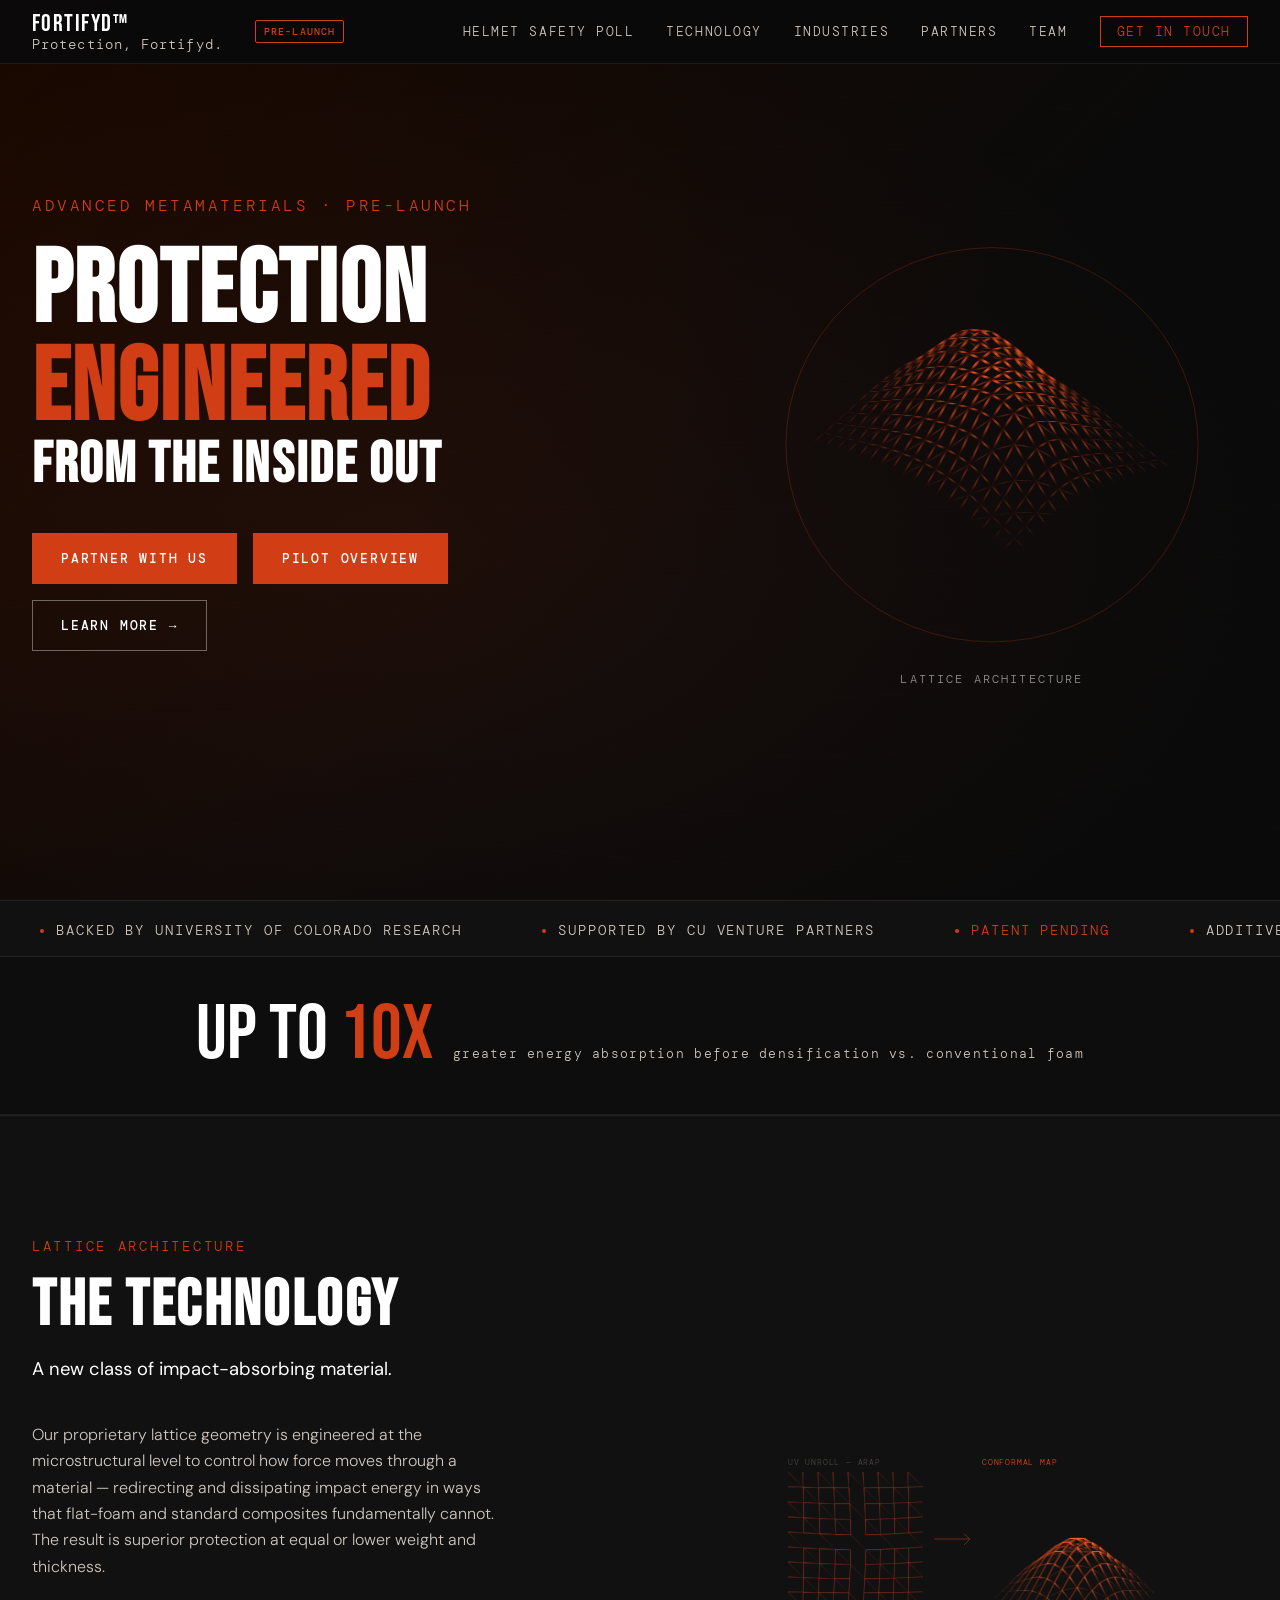
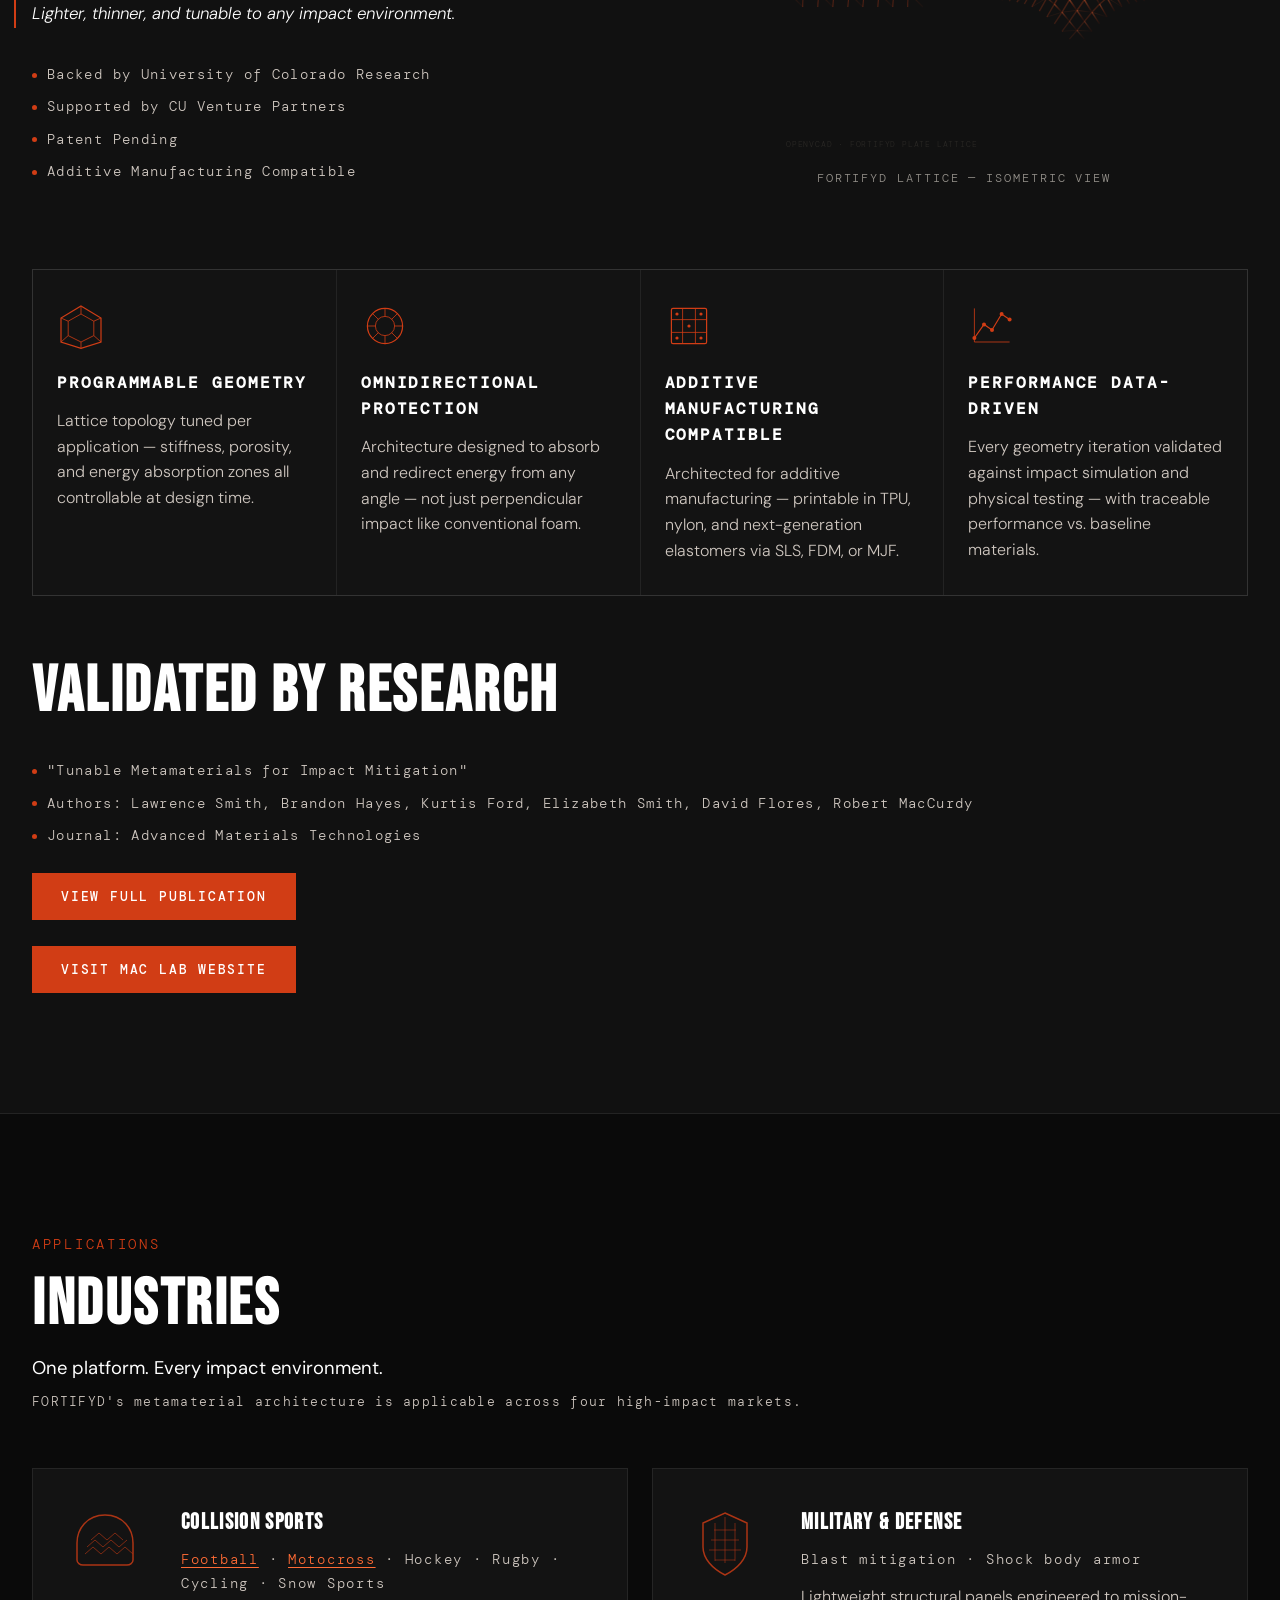
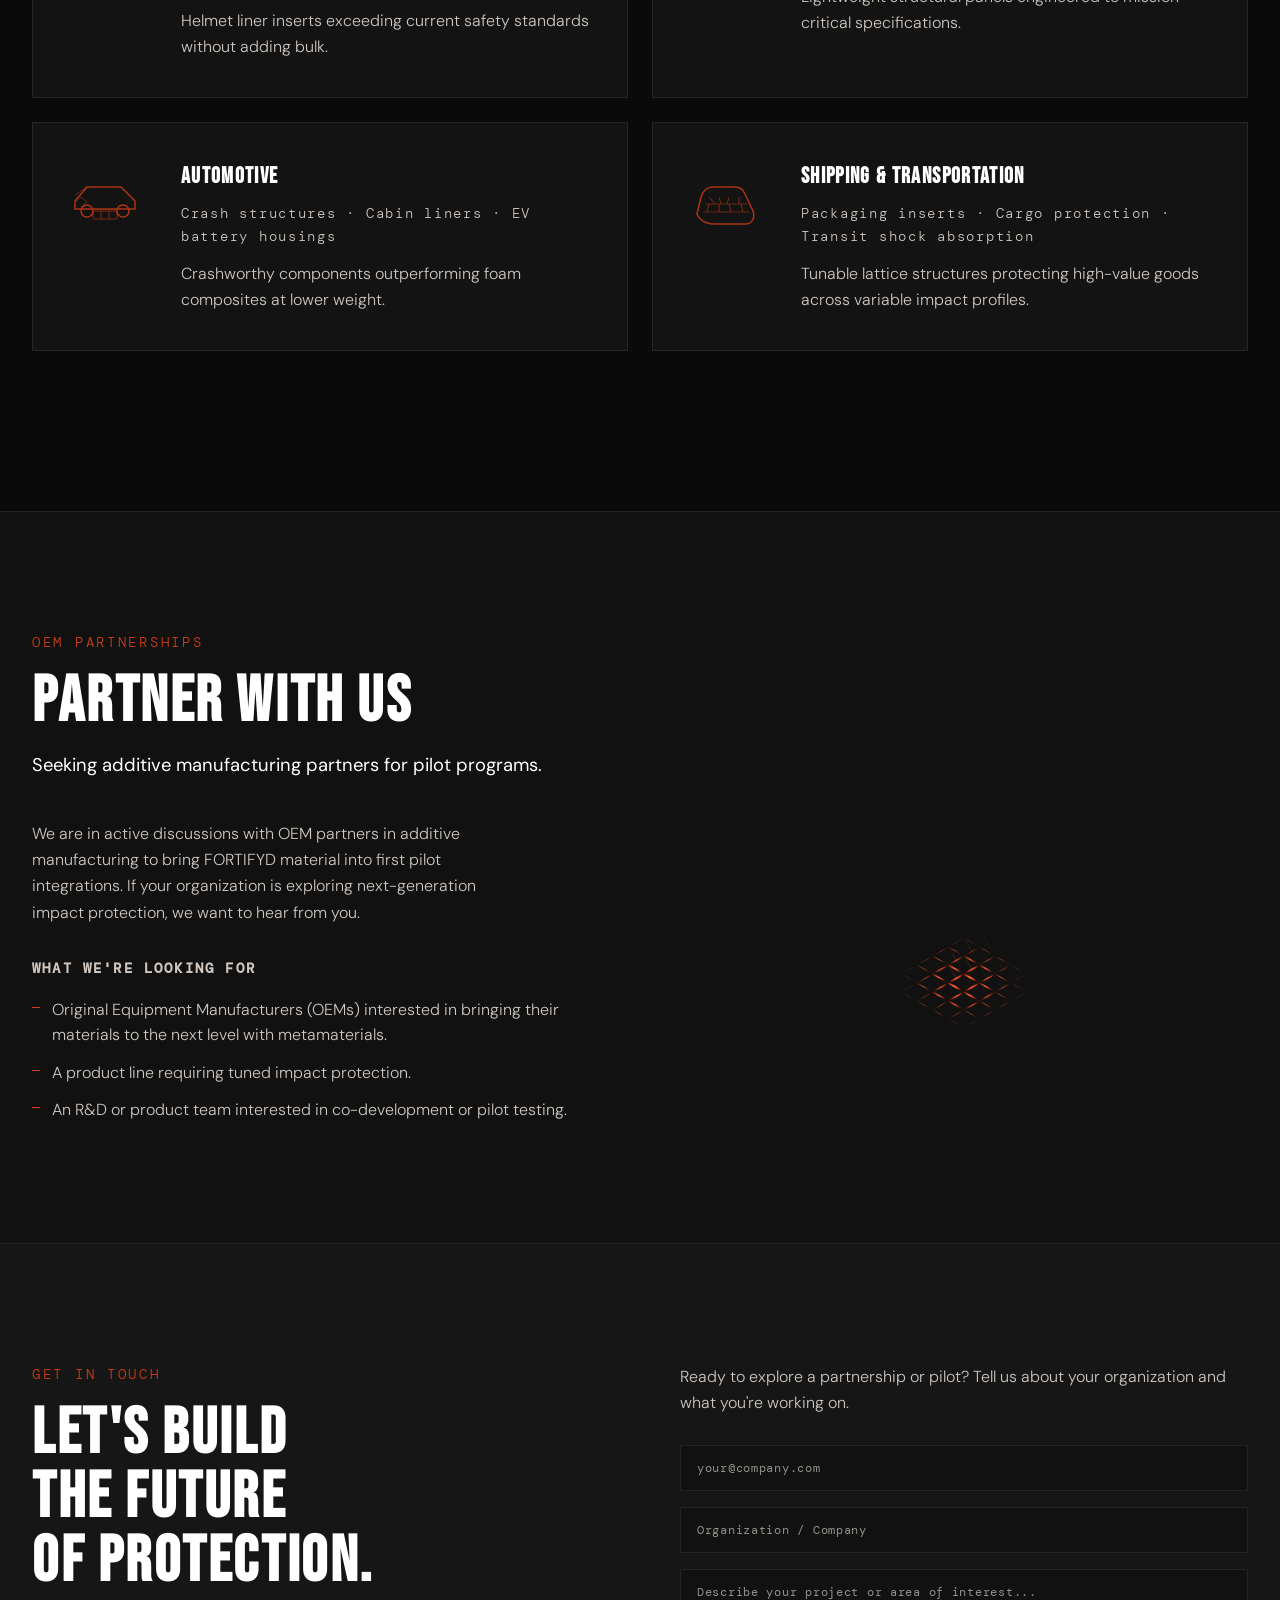
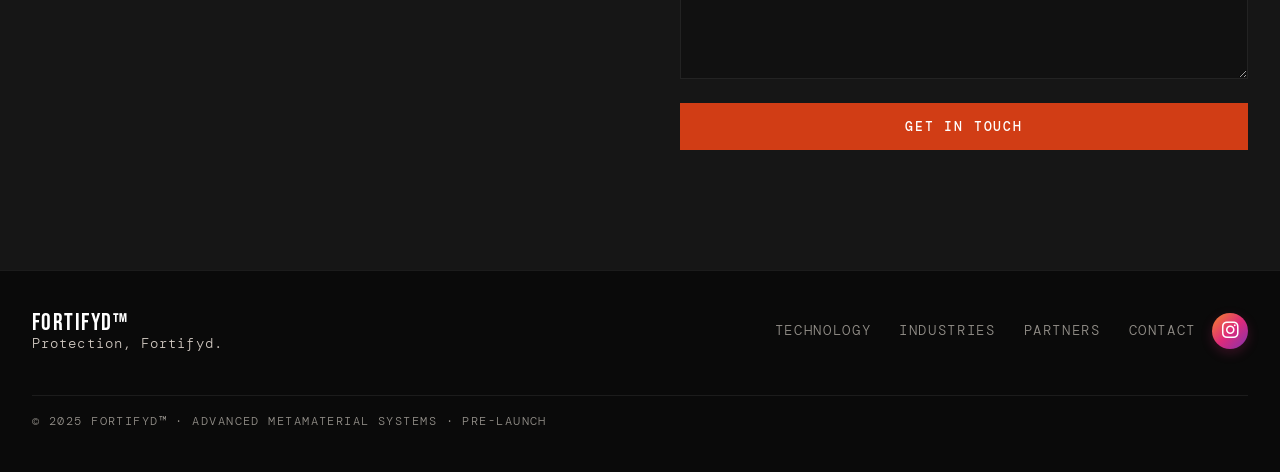
<file: index.html>
<!DOCTYPE html>
<html lang="en">
<head>
  <meta charset="UTF-8" />
  <meta name="viewport" content="width=device-width, initial-scale=1.0" />
  <title>FORTIFYD — Protection Engineered. From the Inside Out.</title>
  <link rel="preconnect" href="https://fonts.googleapis.com">
  <link rel="preconnect" href="https://fonts.gstatic.com" crossorigin>
  <link href="https://fonts.googleapis.com/css2?family=Bebas+Neue&family=DM+Mono:ital,wght@0,300;0,400;0,500;1,300&family=DM+Sans:ital,opsz,wght@0,9..40,300;0,9..40,400;0,9..40,500;1,9..40,300&display=swap" rel="stylesheet">
  <link rel="stylesheet" href="https://cdnjs.cloudflare.com/ajax/libs/font-awesome/6.5.2/css/all.min.css" />
  <link rel="stylesheet" href="css/style.css" />
</head>
<body>
<!-- NAV -->
<nav id="navbar">
    <div class="nav-inner">
        <a href="#hero" class="nav-logo">
            <span class="logo-text">FORTIFYD&trade;</span>
            <span class="logo-sub">Protection, Fortifyd.</span>
        </a>
        <div class="nav-badge">PRE-LAUNCH</div>
        <ul class="nav-links">
            <li class="nav-poll"><a href="https://fortifyd-helmet-poll.hamteri515866.chatgpt.site/" target="_blank">Helmet Safety Poll</a></li>
            <li><a href="#technology">Technology</a></li>
            <li><a href="#industries">Industries</a></li>
            <li><a href="#partners">Partners</a></li>
            <li><a href="team.html">Team</a></li>
            <li><a href="#contact" class="nav-cta">GET IN TOUCH</a></li>
        </ul>
        <button class="nav-hamburger" id="hamburger" aria-label="Toggle menu" aria-controls="mobileMenu" aria-expanded="false">
            <span></span><span></span><span></span>
        </button>
    </div>
    <div class="nav-mobile-menu" id="mobileMenu">
        <a href="https://fortifyd-helmet-poll.hamteri515866.chatgpt.site/" target="_blank">Helmet Safety Poll</a>
        <a href="#technology">Technology</a>
        <a href="#industries">Industries</a>
        <a href="#partners">Partners</a>
        <a href="team.html">Team</a>
        <a href="#contact">Get in Touch</a>
    </div>
</nav>

<!-- HERO -->
<section id="hero">
    <div class="hero-bg-lattice">
        <svg id="latticeBg" viewBox="0 0 1200 700" preserveAspectRatio="xMidYMid slice" xmlns="http://www.w3.org/2000/svg"></svg>
    </div>
    <div class="hero-overlay"></div>
    <div class="hero-content">
        <p class="hero-eyebrow">ADVANCED METAMATERIALS · PRE-LAUNCH</p>
        <h1 class="hero-headline">
            <span class="line1">PROTECTION</span>
            <span class="line2">ENGINEERED</span>
            <span class="line3">FROM THE INSIDE OUT</span>
        </h1>
        <div class="hero-actions">
            <a href="#contact" class="btn btn-primary">PARTNER WITH US</a>
            <a href="assets/fortifyd_overview.pdf" target="_blank" class="btn btn-primary">PILOT OVERVIEW</a>
            <a href="#technology" class="btn btn-ghost">LEARN MORE →</a>
        </div>
    </div>
    <div class="hero-lattice-visual">
        <svg id="heroLattice" viewBox="0 0 420 420" xmlns="http://www.w3.org/2000/svg"></svg>
        <p class="lattice-label">LATTICE ARCHITECTURE</p>
    </div>
</section>

<!-- TICKER BANNER -->
<div class="ticker-wrap">
    <div class="ticker-track" id="tickerTrack">
        <!-- JS duplicates for seamless loop -->
    </div>
</div>

<!-- STAT BAR -->
<div class="stat-bar">
    <a href="">
        <div class="stat-bar-inner">
            <span class="stat-number">Up to <em>10x</em></span>
            <span class="stat-label">greater energy absorption before densification vs. conventional foam</span>
        </div>
    </a>
</div>

<!-- TECHNOLOGY -->
<section id="technology">
    <div class="section-inner">
        <div class="section-label">LATTICE ARCHITECTURE</div>
        <h2 class="section-title">THE TECHNOLOGY</h2>
        <p class="section-sub">A new class of impact-absorbing material.</p>
        <div class="tech-grid">
            <div class="tech-text">
                <p>Our proprietary lattice geometry is engineered at the microstructural level to control how force moves through a material — redirecting and dissipating impact energy in ways that flat-foam and standard composites fundamentally cannot. The result is superior protection at equal or lower weight and thickness.</p>
                <p class="tech-italic">Lighter, thinner, and tunable to any impact environment.</p>
                <div class="tech-credentials">
                    <div class="cred"><span class="cred-dot"></span>Backed by University of Colorado Research</div>
                    <div class="cred"><span class="cred-dot"></span>Supported by CU Venture Partners</div>
                    <div class="cred"><span class="cred-dot"></span>Patent Pending</div>
                    <div class="cred"><span class="cred-dot"></span>Additive Manufacturing Compatible</div>
                </div>
            </div>
            <div class="tech-visual">
                <div class="tech-diagram-wrap">
                    <svg id="techLattice3D" viewBox="0 0 380 340" xmlns="http://www.w3.org/2000/svg"></svg>
                    <div class="diagram-caption">FORTIFYD LATTICE — ISOMETRIC VIEW</div>
                </div>
            </div>
        </div>
        <!-- Feature cards -->
        <div class="feature-cards">
            <div class="feature-card">
                <div class="feature-icon">
                    <svg viewBox="0 0 60 60" xmlns="http://www.w3.org/2000/svg"><polygon points="30,5 55,20 55,50 30,58 5,50 5,20" fill="none" stroke="currentColor" stroke-width="1.5"/><polygon points="30,15 46,24 46,42 30,50 14,42 14,24" fill="none" stroke="currentColor" stroke-width="1"/><line x1="30" y1="5" x2="30" y2="15" stroke="currentColor" stroke-width="1"/><line x1="55" y1="20" x2="46" y2="24" stroke="currentColor" stroke-width="1"/><line x1="55" y1="50" x2="46" y2="42" stroke="currentColor" stroke-width="1"/><line x1="30" y1="58" x2="30" y2="50" stroke="currentColor" stroke-width="1"/><line x1="5" y1="50" x2="14" y2="42" stroke="currentColor" stroke-width="1"/><line x1="5" y1="20" x2="14" y2="24" stroke="currentColor" stroke-width="1"/></svg>
                </div>
                <h3>Programmable Geometry</h3>
                <p>Lattice topology tuned per application — stiffness, porosity, and energy absorption zones all controllable at design time.</p>
            </div>
            <div class="feature-card">
                <div class="feature-icon">
                    <svg viewBox="0 0 60 60" xmlns="http://www.w3.org/2000/svg"><circle cx="30" cy="30" r="22" fill="none" stroke="currentColor" stroke-width="1.5"/><circle cx="30" cy="30" r="12" fill="none" stroke="currentColor" stroke-width="1"/><line x1="30" y1="8" x2="30" y2="18" stroke="currentColor" stroke-width="1"/><line x1="52" y1="30" x2="42" y2="30" stroke="currentColor" stroke-width="1"/><line x1="30" y1="52" x2="30" y2="42" stroke="currentColor" stroke-width="1"/><line x1="8" y1="30" x2="18" y2="30" stroke="currentColor" stroke-width="1"/><line x1="45.6" y1="14.4" x2="38.1" y2="21.9" stroke="currentColor" stroke-width="1"/><line x1="45.6" y1="45.6" x2="38.1" y2="38.1" stroke="currentColor" stroke-width="1"/><line x1="14.4" y1="45.6" x2="21.9" y2="38.1" stroke="currentColor" stroke-width="1"/><line x1="14.4" y1="14.4" x2="21.9" y2="21.9" stroke="currentColor" stroke-width="1"/></svg>
                </div>
                <h3>Omnidirectional Protection</h3>
                <p>Architecture designed to absorb and redirect energy from any angle — not just perpendicular impact like conventional foam.</p>
            </div>
            <div class="feature-card">
                <div class="feature-icon">
                    <svg viewBox="0 0 60 60" xmlns="http://www.w3.org/2000/svg"><rect x="8" y="8" width="44" height="44" rx="2" fill="none" stroke="currentColor" stroke-width="1.5"/><line x1="8" y1="22" x2="52" y2="22" stroke="currentColor" stroke-width="1"/><line x1="8" y1="38" x2="52" y2="38" stroke="currentColor" stroke-width="1"/><line x1="22" y1="8" x2="22" y2="52" stroke="currentColor" stroke-width="1"/><line x1="38" y1="8" x2="38" y2="52" stroke="currentColor" stroke-width="1"/><circle cx="15" cy="15" r="2" fill="currentColor"/><circle cx="30" cy="30" r="2" fill="currentColor"/><circle cx="45" cy="45" r="2" fill="currentColor"/><circle cx="15" cy="45" r="2" fill="currentColor"/><circle cx="45" cy="15" r="2" fill="currentColor"/></svg>
                </div>
                <h3>Additive Manufacturing Compatible</h3>
                <p>Architected for additive manufacturing — printable in TPU, nylon, and next-generation elastomers via SLS, FDM, or MJF.</p>
            </div>
            <div class="feature-card">
                <div class="feature-icon">
                    <svg viewBox="0 0 60 60" xmlns="http://www.w3.org/2000/svg"><polyline points="8,45 20,28 30,35 42,15 52,22" fill="none" stroke="currentColor" stroke-width="1.5"/><line x1="8" y1="50" x2="52" y2="50" stroke="currentColor" stroke-width="1"/><line x1="8" y1="8" x2="8" y2="50" stroke="currentColor" stroke-width="1"/><circle cx="8" cy="45" r="2.5" fill="currentColor"/><circle cx="20" cy="28" r="2.5" fill="currentColor"/><circle cx="30" cy="35" r="2.5" fill="currentColor"/><circle cx="42" cy="15" r="2.5" fill="currentColor"/><circle cx="52" cy="22" r="2.5" fill="currentColor"/></svg>
                </div>
                <h3>Performance Data-Driven</h3>
                <p>Every geometry iteration validated against impact simulation and physical testing — with traceable performance vs. baseline materials.</p>
            </div>
        </div>
        
        <h2 class="section-title">VALIDATED BY RESEARCH</h2>
        <div class="tech-credentials">
            <div class="cred"><span class="cred-dot"></span>"Tunable Metamaterials for Impact Mitigation"</div>
            <div class="cred"><span class="cred-dot"></span>Authors: Lawrence Smith, Brandon Hayes, Kurtis Ford, Elizabeth Smith, David Flores, Robert MacCurdy</div>
            <div class="cred"><span class="cred-dot"></span>Journal: Advanced Materials Technologies</div>
            <div class="cred">
                <form action="https://advanced.onlinelibrary.wiley.com/doi/10.1002/admt.202301668" target="_blank">
                <input type="submit" class="btn btn-primary" value="View Full Publication"></form>
            </div>
            <div class="cred">
                <form action="https://matterassembly.org/" target="_blank">
                <input type="submit" class="btn btn-primary" value="Visit MAC Lab website"></form>
            </div>
        </div>
    </div>
</section>

<!-- INDUSTRIES -->
<section id="industries">
    <div class="section-inner">
        <div class="section-label">APPLICATIONS</div>
        <h2 class="section-title">INDUSTRIES</h2>
        <p class="section-sub industries-sub">One platform. Every impact environment.</p>
        <p class="industries-desc">FORTIFYD's metamaterial architecture is applicable across four high-impact markets.</p>
        <div class="industry-grid">
            <div class="industry-card">
                <div class="industry-icon">
                    <svg viewBox="0 0 80 80" xmlns="http://www.w3.org/2000/svg">
                        <!-- Helmet shape -->
                        <path d="M40,10 C22,10 12,24 12,38 L12,55 C12,58 15,60 18,60 L62,60 C65,60 68,58 68,55 L68,38 C68,24 58,10 40,10 Z" fill="none" stroke="currentColor" stroke-width="1.5"/>
                        <!-- Lattice overlay on helmet -->
                        <path d="M26,35 L34,28 L42,35 L50,28 L58,35" fill="none" stroke="currentColor" stroke-width="1" opacity="0.7"/>
                        <path d="M22,42 L30,35 L38,42 L46,35 L54,42 L62,35" fill="none" stroke="currentColor" stroke-width="1" opacity="0.7"/>
                        <path d="M20,49 L28,42 L36,49 L44,42 L52,49 L60,42 L68,49" fill="none" stroke="currentColor" stroke-width="1" opacity="0.7"/>
                    </svg>
                </div>
                <div class="industry-card-body">
                    <h3>COLLISION SPORTS</h3>
                    <p class="industry-tags"><a href="assets/fortifyd_football.pdf" target="_blank">Football</a> · <a href="assets/fortifyd_motocross.pdf" target="_blank">Motocross</a> · Hockey · Rugby · Cycling · Snow Sports</p>
                    <p>Helmet liner inserts exceeding current safety standards without adding bulk.</p>
                </div>
                <div class="industry-card-accent"></div>
            </div>
            <div class="industry-card">
                <div class="industry-icon">
                    <svg viewBox="0 0 80 80" xmlns="http://www.w3.org/2000/svg">
                        <!-- Shield / body armor -->
                        <path d="M40,8 L62,18 L62,42 C62,54 52,64 40,70 C28,64 18,54 18,42 L18,18 Z" fill="none" stroke="currentColor" stroke-width="1.5"/>
                        <!-- Lattice grid on shield -->
                        <line x1="29" y1="25" x2="51" y2="25" stroke="currentColor" stroke-width="1" opacity="0.6"/>
                        <line x1="26" y1="35" x2="54" y2="35" stroke="currentColor" stroke-width="1" opacity="0.6"/>
                        <line x1="24" y1="45" x2="56" y2="45" stroke="currentColor" stroke-width="1" opacity="0.6"/>
                        <line x1="30" y1="55" x2="50" y2="55" stroke="currentColor" stroke-width="1" opacity="0.6"/>
                        <line x1="30" y1="18" x2="30" y2="56" stroke="currentColor" stroke-width="1" opacity="0.6"/>
                        <line x1="40" y1="12" x2="40" y2="58" stroke="currentColor" stroke-width="1" opacity="0.6"/>
                        <line x1="50" y1="18" x2="50" y2="56" stroke="currentColor" stroke-width="1" opacity="0.6"/>
                    </svg>
                </div>
                <div class="industry-card-body">
                    <h3>MILITARY &amp; DEFENSE</h3>
                    <p class="industry-tags">Blast mitigation · Shock body armor</p>
                    <p>Lightweight structural panels engineered to mission-critical specifications.</p>
                </div>
                <div class="industry-card-accent"></div>
            </div>
            <div class="industry-card">
                <div class="industry-icon">
                    <svg viewBox="0 0 80 80" xmlns="http://www.w3.org/2000/svg">
                        <!-- Car profile -->
                        <path d="M10,50 L10,42 L22,28 L56,28 L70,42 L70,50 Z" fill="none" stroke="currentColor" stroke-width="1.5"/>
                        <circle cx="22" cy="52" r="6" fill="none" stroke="currentColor" stroke-width="1.5"/>
                        <circle cx="58" cy="52" r="6" fill="none" stroke="currentColor" stroke-width="1.5"/>
                        <!-- crumple zone lattice in front -->
                        <line x1="10" y1="36" x2="22" y2="28" stroke="currentColor" stroke-width="1" opacity="0.6"/>
                        <path d="M10,43 L16,38 L22,43 L16,48" fill="none" stroke="currentColor" stroke-width="1" opacity="0.6"/>
                        <!-- EV battery cells -->
                        <rect x="28" y="52" width="24" height="8" rx="1" fill="none" stroke="currentColor" stroke-width="1" opacity="0.7"/>
                        <line x1="36" y1="52" x2="36" y2="60" stroke="currentColor" stroke-width="1" opacity="0.7"/>
                        <line x1="44" y1="52" x2="44" y2="60" stroke="currentColor" stroke-width="1" opacity="0.7"/>
                    </svg>
                </div>
                <div class="industry-card-body">
                    <h3>AUTOMOTIVE</h3>
                    <p class="industry-tags">Crash structures · Cabin liners · EV battery housings</p>
                    <p>Crashworthy components outperforming foam composites at lower weight.</p>
                </div>
                <div class="industry-card-accent"></div>
            </div>
            <div class="industry-card">
                <div class="industry-icon">
                    <svg viewBox="0 0 80 80" xmlns="http://www.w3.org/2000/svg">
                        <!-- Shoe sole profile -->
                        <path d="M12,55 C12,55 15,65 30,65 L60,65 C68,65 70,58 68,52 L60,35 C58,30 54,28 50,28 L28,28 C22,28 18,32 16,38 Z" fill="none" stroke="currentColor" stroke-width="1.5"/>
                        <!-- Midsole lattice -->
                        <line x1="20" y1="45" x2="62" y2="45" stroke="currentColor" stroke-width="1" opacity="0.6"/>
                        <line x1="18" y1="53" x2="64" y2="53" stroke="currentColor" stroke-width="1" opacity="0.6"/>
                        <line x1="24" y1="38" x2="30" y2="45" stroke="currentColor" stroke-width="1" opacity="0.7"/>
                        <line x1="34" y1="38" x2="36" y2="45" stroke="currentColor" stroke-width="1" opacity="0.7"/>
                        <line x1="44" y1="38" x2="42" y2="45" stroke="currentColor" stroke-width="1" opacity="0.7"/>
                        <line x1="54" y1="38" x2="54" y2="45" stroke="currentColor" stroke-width="1" opacity="0.7"/>
                        <line x1="24" y1="45" x2="22" y2="53" stroke="currentColor" stroke-width="1" opacity="0.7"/>
                        <line x1="34" y1="45" x2="34" y2="53" stroke="currentColor" stroke-width="1" opacity="0.7"/>
                        <line x1="44" y1="45" x2="46" y2="53" stroke="currentColor" stroke-width="1" opacity="0.7"/>
                        <line x1="56" y1="45" x2="58" y2="53" stroke="currentColor" stroke-width="1" opacity="0.7"/>
                    </svg>
                </div>
                <div class="industry-card-body">
                    <h3>SHIPPING &amp; TRANSPORTATION</h3>
                    <p class="industry-tags">Packaging inserts · Cargo protection · Transit shock absorption</p>
                    <p>Tunable lattice structures protecting high-value goods across variable impact profiles.</p>
                </div>
                <div class="industry-card-accent"></div>
            </div>
        </div>
        <!--
        <div class="cred">
            <form action="explore_tech.html" target="_blank">
            <input type="submit" class="btn btn-primary" value="Explore Tech"></form>
        </div>
        </div>
        --> 
    </div>
</section>

<!-- PARTNERS -->
<section id="partners">
    <div class="section-inner">
        <div class="section-label">OEM PARTNERSHIPS</div>
        <h2 class="section-title">PARTNER WITH US</h2>
        <p class="section-sub">Seeking additive manufacturing partners for pilot programs.</p>
        <div class="partners-grid">
            <div class="partners-text">
                <p>We are in active discussions with OEM partners in additive manufacturing to bring FORTIFYD material into first pilot integrations. If your organization is exploring next-generation impact protection, we want to hear from you.</p>
                <h3 class="looking-for-title">WHAT WE'RE LOOKING FOR</h3>
                <ul class="looking-for-list">
                    <li>Original Equipment Manufacturers (OEMs) interested in bringing their materials to the next level with metamaterials.</li>
                    <li>A product line requiring tuned impact protection.</li>
                    <li>An R&D or product team interested in co-development or pilot testing.</li>
                </ul>
            </div>
            <div class="partners-visual">
                <svg id="partnersLattice" viewBox="0 0 300 300" xmlns="http://www.w3.org/2000/svg"></svg>
            </div>
        </div>
    </div>
</section>

<!-- CONTACT -->
<section id="contact">
    <div class="section-inner contact-inner">
        <div class="contact-label-wrap">
            <div class="section-label">GET IN TOUCH</div>
            <h2 class="section-title contact-title">LET'S BUILD<br>THE FUTURE<br>OF PROTECTION.</h2>
        </div>
        <div class="contact-form-wrap">
            <p class="contact-desc">Ready to explore a partnership or pilot? Tell us about your organization and what you're working on.</p>
            <form id="contactForm" action="https://api.web3forms.com/submit" method="POST">
                <input type="hidden" name="access_key" value="52d265b3-9c09-4c89-bf72-3f4e31eb3f98">
                <div class="contact-field">
                    <input type="email" id="contactEmail" name="email" placeholder="your@company.com" autocomplete="off" required>
                </div>
                <div class="contact-field">
                    <input type="text" id="contactOrg" name="name" placeholder="Organization / Company" autocomplete="off" required>
                </div>
                <div class="contact-field">
                    <textarea id="contactMsg" name="message" placeholder="Describe your project or area of interest..." rows="5" required></textarea>
                </div>
                <button type="submit" class="btn btn-primary btn-full" id="contactSubmit">GET IN TOUCH</button>
                <div class="contact-confirm" id="contactConfirm">Message received — we'll be in touch shortly.</div>
            </form>
        </div>
    </div>
</section>

<!-- FOOTER -->
<footer>
    <div class="footer-inner">
        <div class="footer-logo">
            <span class="logo-text">FORTIFYD&trade;</span>
            <span class="logo-sub">Protection, Fortifyd.</span>
        </div>
        <div class="footer-links">
            <a href="index.html#technology">Technology</a>
            <a href="index.html#industries">Industries</a>
            <a href="index.html#partners">Partners</a>
            <a href="index.html#contact">Contact</a>
        </div>
        <div class="footer-socials" aria-label="Social links">
            <a href="https://www.instagram.com/fortifyd.io" target="_blank" rel="noopener noreferrer" aria-label="Instagram"><i class="fa-brands fa-instagram"></i></a>
        </div>
        <p class="footer-copy">© 2025 FORTIFYD&trade; · ADVANCED METAMATERIAL SYSTEMS · PRE-LAUNCH</p>
    </div>
</footer>

<script src="js/lattice.js"></script>
<script src="js/main.js"></script>
</body>
</html>
</file>
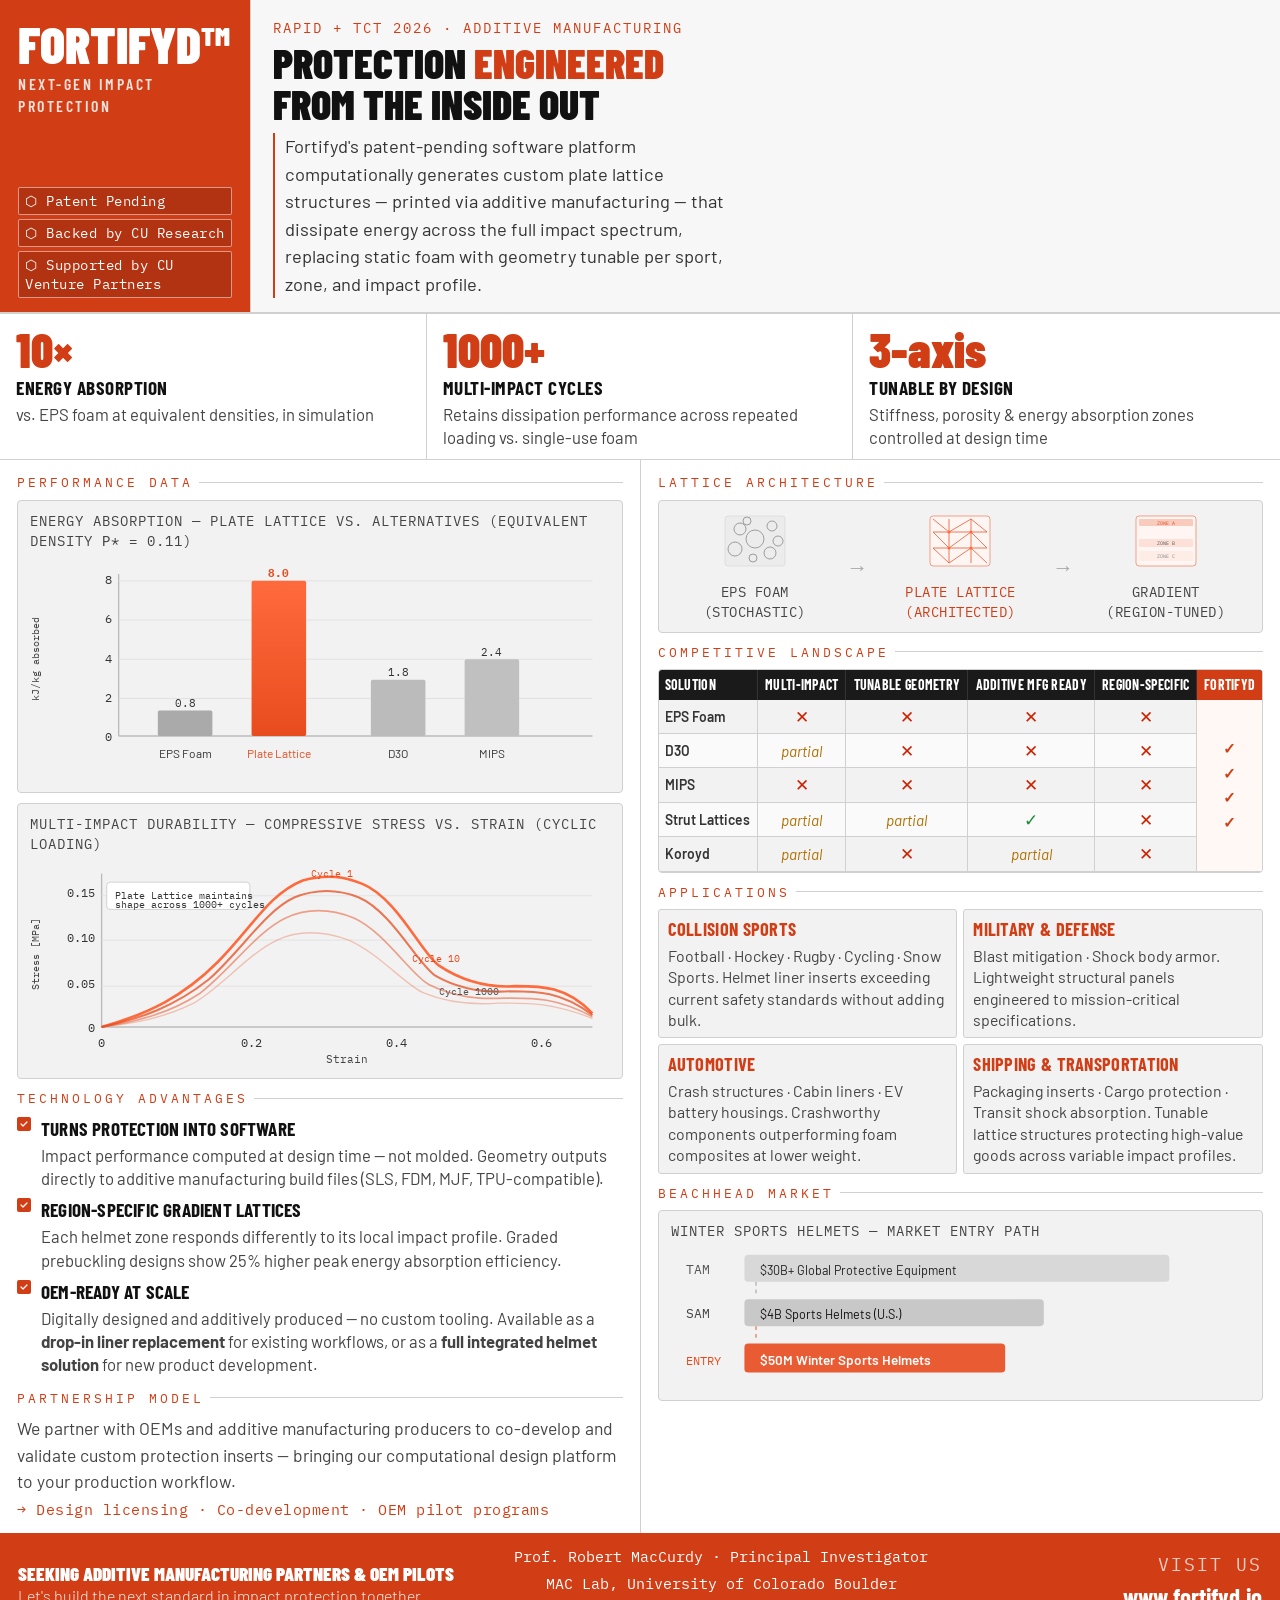
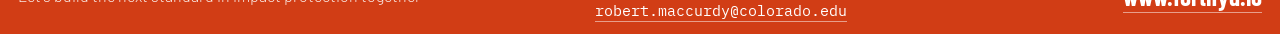
<file: explore_tech.html>
<!DOCTYPE html>
<html lang="en">
<head>
  <meta charset="UTF-8">
  <meta name="viewport" content="width=device-width, initial-scale=1.0">
  <title>Fortifyd – Rapid + TCT 2026</title>
  <link href="https://fonts.googleapis.com/css2?family=Barlow+Condensed:wght@400;600;700;900&family=Barlow:wght@300;400;500;600&family=IBM+Plex+Mono:wght@400;500&display=swap" rel="stylesheet">
  <style>
  *, *::before, *::after { box-sizing: border-box; margin: 0; padding: 0; }

  :root {
      --bg: #ffffff;
      --surface: #f2f2f2;
      --border: #d0d0d0;
      --orange: #D13D15; /* D13D15 E84C1E */
      --text: #111111;
      --muted: #333333;
      --sub: #444444;
  }

  @page { size: letter; margin: 0; }

  body {
    background: var(--bg);
    color: var(--text);
    font-family: 'Barlow', sans-serif;
    font-weight: 400;

    margin: 0 auto;
    font-size:1.25em;
    line-height: 1.4;
  }

  /* HEADER */
  header { display: grid; grid-template-columns: 250px 1fr; border-bottom: 2px solid var(--border); }

  .header-left {
    background: var(--orange);
    padding: 18px 18px 14px;
    display: flex; flex-direction: column; justify-content: space-between;
  }
  .logo { font-family: 'Barlow Condensed', sans-serif; font-weight: 900; font-size:2.583em; color: #fff; line-height: 1; }
  .logo-sub { font-family: 'Barlow Condensed', sans-serif; font-weight: 600; font-size:0.792em; letter-spacing: 2.5px; text-transform: uppercase; color: rgba(255,255,255,0.85); margin-top: 3px; }
  .badge-row { display: flex; flex-direction: column; gap: 4px; margin-top: 12px; }
  .badge { font-family: 'IBM Plex Mono', monospace; font-size:0.708em; letter-spacing: 0.5px; color: #fff; border: 1px solid rgba(255,255,255,0.5); padding: 3px 6px; border-radius: 2px; display: inline-block; background: rgba(0,0,0,0.15); }

  .header-right { padding: 18px 22px 14px; display: flex; flex-direction: column; justify-content: space-between; background: #f7f7f7; border-left: 1px solid var(--border); }
  .conf-label { font-family: 'IBM Plex Mono', monospace; font-size:0.708em; letter-spacing: 2px; text-transform: uppercase; color: var(--orange); margin-bottom: 4px; }
  .headline { font-family: 'Barlow Condensed', sans-serif; font-weight: 900; font-size:2.083em; line-height: 1.0; color: var(--text); text-transform: uppercase; }
  .headline span { color: var(--orange); }
  .tech-line { font-size:0.917em; color: var(--muted); line-height: 1.5; margin-top: 8px; border-left: 2px solid var(--orange); padding-left: 10px; max-width: 480px; }

  /* METRICS */
  .metrics { display: grid; grid-template-columns: repeat(3, 1fr); border-bottom: 1px solid var(--border); }
  .metric { padding: 11px 16px; border-right: 1px solid var(--border); }
  .metric:last-child { border-right: none; }
  .metric-num { font-family: 'Barlow Condensed', sans-serif; font-weight: 900; font-size:2.417em; color: var(--orange); line-height: 1; }
  .metric-label { font-family: 'Barlow Condensed', sans-serif; font-weight: 700; font-size:0.958em; text-transform: uppercase; letter-spacing: 0.5px; color: var(--text); margin-top: 1px; }
  .metric-desc { font-size:0.833em; color: var(--sub); margin-top: 2px; line-height: 1.35; }

  /* BODY */
  .body-grid { display: grid; grid-template-columns: 1fr 1px 1fr; }
  .divider-v { background: var(--border); width: 1px; }
  .col { padding: 13px 17px; }

  .section-label { font-family: 'IBM Plex Mono', monospace; font-size:0.667em; letter-spacing: 3px; text-transform: uppercase; color: var(--orange); margin-bottom: 8px; display: flex; align-items: center; gap: 6px; }
  .section-label::after { content: ''; flex: 1; height: 1px; background: var(--border); }

  /* CHARTS */
  .chart-wrap { background: var(--surface); border: 1px solid var(--border); border-radius: 4px; padding: 10px 12px 8px; margin-bottom: 10px; }
  .chart-title { font-family: 'IBM Plex Mono', monospace; font-size:0.708em; color: var(--sub); margin-bottom: 6px; text-transform: uppercase; letter-spacing: 1px; }

  /* COMPETITOR TABLE */
  .comp-wrap { background: var(--surface); border: 1px solid var(--border); border-radius: 4px; overflow: hidden; margin-bottom: 10px; }
  .comp-table { width: 100%; border-collapse: collapse; font-size:0.833em; }
  .comp-table thead tr { background: #1a1a1a; }
  .comp-table thead th { font-family: 'Barlow Condensed', sans-serif; font-weight: 700; font-size:0.833em; text-transform: uppercase; letter-spacing: 0.3px; padding: 5px 6px; text-align: center; color: #fff; border-right: 1px solid #333; white-space: nowrap; }
  .comp-table thead th:first-child { text-align: left; min-width: 70px; }
  .comp-table thead th.fortifyd-col { background: var(--orange); border-right: none; }
  .comp-table tbody tr { border-bottom: 1px solid var(--border); }
  .comp-table tbody tr:nth-child(even) { background: #fafafa; }
  .comp-table tbody td { padding: 5px 6px; text-align: center; border-right: 1px solid var(--border); vertical-align: middle; }
  .comp-table tbody td:first-child { text-align: left; font-weight: 600; color: var(--muted); font-size:0.833em; }
  .comp-table tbody td.fortifyd-col { background: #fff8f5; border-right: none; font-weight: 700; color: var(--orange); font-family: 'Barlow Condensed', sans-serif; font-size:0.917em; text-transform: uppercase; }
  .chk { color: #1a8c35; font-size:1em; }
  .xmk { color: #cc2200; font-size:1em; }
  .prt { color: #b07000; font-size:0.917em; font-style: italic; }

  /* ADVANTAGES */
  .adv-list { display: flex; flex-direction: column; gap: 7px; margin-bottom: 12px; }
  .adv-item { display: grid; grid-template-columns: 16px 1fr; gap: 8px; align-items: start; }
  .adv-icon { width: 14px; height: 14px; background: var(--orange); border-radius: 2px; display: flex; align-items: center; justify-content: center; margin-top: 1px; flex-shrink: 0; }
  .adv-icon svg { width: 8px; height: 8px; }
  .adv-title { font-family: 'Barlow Condensed', sans-serif; font-weight: 700; font-size:0.958em; color: var(--text); text-transform: uppercase; letter-spacing: 0.2px; }
  .adv-body { font-size:0.833em; color: var(--sub); margin-top: 1px; line-height: 1.4; }

  /* LATTICE */
  .lattice-visual { background: var(--surface); border: 1px solid var(--border); border-radius: 4px; padding: 10px; margin-bottom: 10px; display: flex; align-items: center; justify-content: space-around; gap: 6px; }
  .lattice-item { text-align: center; flex: 1; }
  .lattice-label { font-family: 'IBM Plex Mono', monospace; font-size:0.708em; color: var(--sub); margin-top: 5px; text-transform: uppercase; letter-spacing: 0.5px; line-height: 1.4; }
  .lattice-vs { font-family: 'Barlow Condensed', sans-serif; font-weight: 900; font-size:1.083em; color: #aaa; }

  /* APPLICATIONS */
  .apps-grid { display: grid; grid-template-columns: 1fr 1fr; gap: 6px; margin-bottom: 10px; }
  .app-card { background: var(--surface); border: 1px solid var(--border); border-radius: 3px; padding: 7px 9px; }
  .app-name { font-family: 'Barlow Condensed', sans-serif; font-weight: 700; font-size:0.917em; text-transform: uppercase; letter-spacing: 0.3px; color: var(--orange); }
  .app-detail { font-size:0.792em; color: var(--sub); margin-top: 2px; line-height: 1.35; }

  /* FOOTER */
  footer { background: var(--orange); display: grid; grid-template-columns: 1fr 1fr 1fr; padding: 10px 18px; align-items: center; }
  .footer-cta { font-family: 'Barlow Condensed', sans-serif; font-weight: 900; font-size:0.958em; text-transform: uppercase; color: #fff; line-height: 1.2; white-space: nowrap; }
  .footer-cta span { display: block; font-family: 'Barlow', sans-serif; font-weight: 300; font-size:0.833em; text-transform: none; color: rgba(255,255,255,0.9); margin-top: 2px; white-space: normal; }
  .footer-contact { text-align: center; font-family: 'IBM Plex Mono', monospace; font-size:0.75em; color: #fff; line-height: 1.8; padding-left: 60px; white-space: nowrap; }
  .footer-web { text-align: right; font-family: 'Barlow Condensed', sans-serif; font-weight: 700; font-size:1.25em; color: #fff; }
  .footer-web span { display: block; font-family: 'IBM Plex Mono', monospace; font-weight: 400; font-size:0.708em; color: rgba(255,255,255,0.75); text-transform: uppercase; letter-spacing: 2px; margin-bottom: 2px; }
  .footer-email { color: rgba(255,255,255,1); text-decoration: none; border-bottom: 1px solid rgba(255,255,255,0.5); padding-bottom: 1px; }
  .footer-home-link { color: rgba(255,255,255,1); text-decoration: none; border-bottom: 1px solid rgba(255,255,255,0.5); padding-bottom: 1px; }

  /* RESPONSIVE */
  @media (min-width: 1400px) {
    body { max-width: 1200px; }
  }

  @media (max-width: 1200px) {
    body { font-size: 1em; }

    .metrics { grid-template-columns: 1fr; }
    .metric {
      border-right: none;
      border-bottom: 1px solid var(--border);
    }
    .metric:last-child { border-bottom: none; }
    .body-grid { grid-template-columns: 1fr; }
    .divider-v { display: none; }
    footer {
      grid-template-columns: 1fr;
      gap: 10px;
      padding: 14px;
      text-align: left;
    }
    .footer-cta,
    .footer-contact { white-space: normal; }
    .footer-contact {
      text-align: left;
      padding-left: 0;
    }
    .footer-web { text-align: left; }
  }

  @media (max-width: 768px) {
    header { grid-template-columns: 1fr; }
    .header-right {
      border-left: none;
      border-top: 1px solid var(--border);
    }
    .header-left,
    .header-right,
    .col { padding: 14px; }
    .logo { font-size: 2.1em; }
    .headline { font-size: 1.75em; }
    .tech-line { max-width: 100%; }
    .body-grid { display: block; }
    .apps-grid { grid-template-columns: 1fr; }
    .comp-wrap { overflow-x: auto; }
    .comp-table { min-width: 640px; }
  }

  @media (max-width: 480px) {
    body {
      font-size: 0.95em;
      line-height: 1.35;
    }
    .header-left,
    .header-right,
    .col { padding: 12px; }
    .badge-row { gap: 6px; }
    .badge {
      display: block;
      font-size: 0.68em;
    }
    .section-label {
      letter-spacing: 2px;
      overflow-wrap: anywhere;
    }
    .lattice-visual {
      flex-direction: column;
      align-items: stretch;
      gap: 10px;
    }
    .lattice-item {
      display: flex;
      flex-direction: column;
      align-items: center;
    }
    .lattice-vs {
      transform: rotate(90deg);
      line-height: 1;
    }
    .footer-web { font-size: 1.05em; }
  }

  @media (max-width: 360px) {
    body { font-size: 0.9em; }
    .logo { font-size: 1.85em; }
    .headline { font-size: 1.42em; }
    .conf-label {
      letter-spacing: 1px;
      font-size: 0.66em;
    }
    .metric-num { font-size: 2.1em; }
    .chart-title { font-size: 0.65em; }
    .footer-email,
    .footer-home-link { overflow-wrap: anywhere; }
  }
  </style>
</head>
<body>

<!-- HEADER -->
<header>
  <div class="header-left">
    <div>
      <div class="logo">FORTIFYD&trade;</div>
      <div class="logo-sub">Next-Gen Impact Protection</div>
    </div>
    <div class="badge-row">
      <span class="badge">⬡ Patent Pending</span>
      <span class="badge">⬡ Backed by CU Research</span>
      <span class="badge">⬡ Supported by CU Venture Partners</span>
    </div>
  </div>
  <div class="header-right">
    <div>
      <div class="conf-label">Rapid + TCT 2026 · Additive Manufacturing</div>
      <div class="headline">Protection <span>Engineered</span><br>From the Inside Out</div>
    </div>
    <p class="tech-line">
      Fortifyd's patent-pending software platform computationally generates custom plate lattice structures — printed via additive manufacturing — that dissipate energy across the full impact spectrum, replacing static foam with geometry tunable per sport, zone, and impact profile.
    </p>
  </div>
</header>

<!-- METRICS -->
<div class="metrics">
  <div class="metric">
    <div class="metric-num">10×</div>
    <div class="metric-label">Energy Absorption</div>
    <div class="metric-desc">vs. EPS foam at equivalent densities, in simulation</div>
  </div>
  <div class="metric">
    <div class="metric-num">1000+</div>
    <div class="metric-label">Multi-Impact Cycles</div>
    <div class="metric-desc">Retains dissipation performance across repeated loading vs. single-use foam</div>
  </div>
  <div class="metric">
    <div class="metric-num">3-axis</div>
    <div class="metric-label">Tunable by Design</div>
    <div class="metric-desc">Stiffness, porosity &amp; energy absorption zones controlled at design time</div>
  </div>
</div>

<!-- BODY -->
<div class="body-grid">

  <!-- LEFT COLUMN -->
  <div class="col">
    <div class="section-label">Performance Data</div>

    <div class="chart-wrap">
      <div class="chart-title">Energy Absorption — Plate Lattice vs. Alternatives (Equivalent Density ρ* = 0.11)</div>
      <svg viewBox="0 0 340 130" width="100%" xmlns="http://www.w3.org/2000/svg">
        <line x1="52" y1="10" x2="52" y2="105" stroke="#bbb" stroke-width="0.8"/>
        <line x1="52" y1="105" x2="330" y2="105" stroke="#bbb" stroke-width="0.8"/>
        <text x="48" y="108" text-anchor="end" font-size="7" fill="#333" font-family="'IBM Plex Mono',monospace">0</text>
        <text x="48" y="85"  text-anchor="end" font-size="7" fill="#333" font-family="'IBM Plex Mono',monospace">2</text>
        <text x="48" y="62"  text-anchor="end" font-size="7" fill="#333" font-family="'IBM Plex Mono',monospace">4</text>
        <text x="48" y="39"  text-anchor="end" font-size="7" fill="#333" font-family="'IBM Plex Mono',monospace">6</text>
        <text x="48" y="16"  text-anchor="end" font-size="7" fill="#333" font-family="'IBM Plex Mono',monospace">8</text>
        <text x="5" y="60" font-size="6" fill="#444" transform="rotate(-90,5,60)" text-anchor="middle" font-family="'IBM Plex Mono',monospace">kJ/kg absorbed</text>
        <line x1="52" y1="83" x2="330" y2="83" stroke="#e0e0e0" stroke-width="0.5"/>
        <line x1="52" y1="60" x2="330" y2="60" stroke="#e0e0e0" stroke-width="0.5"/>
        <line x1="52" y1="37" x2="330" y2="37" stroke="#e0e0e0" stroke-width="0.5"/>
        <line x1="52" y1="14" x2="330" y2="14" stroke="#e0e0e0" stroke-width="0.5"/>
        <rect x="75"  y="90" width="32" height="15" fill="#aaa" rx="1"/>
        <text x="91"  y="88" text-anchor="middle" font-size="6.5" fill="#333" font-family="'IBM Plex Mono',monospace">0.8</text>
        <text x="91"  y="118" text-anchor="middle" font-size="7" fill="#333" font-family="'Barlow',sans-serif">EPS Foam</text>
        <rect x="130" y="14" width="32" height="91" fill="url(#barGrad)" rx="1"/>
        <text x="146" y="12" text-anchor="middle" font-size="6.5" fill="#E84C1E" font-weight="bold" font-family="'IBM Plex Mono',monospace">8.0</text>
        <text x="146" y="118" text-anchor="middle" font-size="7" fill="#E84C1E" font-family="'Barlow',sans-serif">Plate Lattice</text>
        <rect x="200" y="72" width="32" height="33" fill="#bbb" rx="1"/>
        <text x="216" y="70" text-anchor="middle" font-size="6.5" fill="#333" font-family="'IBM Plex Mono',monospace">1.8</text>
        <text x="216" y="118" text-anchor="middle" font-size="7" fill="#333" font-family="'Barlow',sans-serif">D3O</text>
        <rect x="255" y="60" width="32" height="45" fill="#c0c0c0" rx="1"/>
        <text x="271" y="58" text-anchor="middle" font-size="6.5" fill="#333" font-family="'IBM Plex Mono',monospace">2.4</text>
        <text x="271" y="118" text-anchor="middle" font-size="7" fill="#333" font-family="'Barlow',sans-serif">MIPS</text>
        <defs>
          <linearGradient id="barGrad" x1="0" y1="0" x2="0" y2="1">
            <stop offset="0%" stop-color="#ff6a3d"/><stop offset="100%" stop-color="#E84C1E"/>
          </linearGradient>
        </defs>
      </svg>
    </div>

    <div class="chart-wrap">
      <div class="chart-title">Multi-Impact Durability — Compressive Stress vs. Strain (Cyclic Loading)</div>
      <svg viewBox="0 0 340 120" width="100%" xmlns="http://www.w3.org/2000/svg">
        <line x1="42" y1="8"  x2="42"  y2="98" stroke="#bbb" stroke-width="0.8"/>
        <line x1="42" y1="98" x2="330" y2="98" stroke="#bbb" stroke-width="0.8"/>
        <text x="38" y="101" text-anchor="end" font-size="7" fill="#333" font-family="'IBM Plex Mono',monospace">0</text>
        <text x="38" y="75"  text-anchor="end" font-size="7" fill="#333" font-family="'IBM Plex Mono',monospace">0.05</text>
        <text x="38" y="48"  text-anchor="end" font-size="7" fill="#333" font-family="'IBM Plex Mono',monospace">0.10</text>
        <text x="38" y="22"  text-anchor="end" font-size="7" fill="#333" font-family="'IBM Plex Mono',monospace">0.15</text>
        <text x="5" y="55" font-size="6" fill="#444" transform="rotate(-90,5,55)" text-anchor="middle" font-family="'IBM Plex Mono',monospace">Stress [MPa]</text>
        <text x="42"  y="110" text-anchor="middle" font-size="7" fill="#333" font-family="'IBM Plex Mono',monospace">0</text>
        <text x="130" y="110" text-anchor="middle" font-size="7" fill="#333" font-family="'IBM Plex Mono',monospace">0.2</text>
        <text x="215" y="110" text-anchor="middle" font-size="7" fill="#333" font-family="'IBM Plex Mono',monospace">0.4</text>
        <text x="300" y="110" text-anchor="middle" font-size="7" fill="#333" font-family="'IBM Plex Mono',monospace">0.6</text>
        <text x="186" y="119" text-anchor="middle" font-size="6.5" fill="#444" font-family="'IBM Plex Mono',monospace">Strain</text>
        <line x1="42" y1="74" x2="330" y2="74" stroke="#e0e0e0" stroke-width="0.5"/>
        <line x1="42" y1="47" x2="330" y2="47" stroke="#e0e0e0" stroke-width="0.5"/>
        <line x1="42" y1="21" x2="330" y2="21" stroke="#e0e0e0" stroke-width="0.5"/>
        <path d="M42,98 C70,90 90,80 110,60 C130,40 140,20 160,12 C175,8 185,10 195,14 C215,22 230,55 240,62 C255,72 270,75 285,74 C300,74 315,74 330,90" fill="none" stroke="#ff6a3d" stroke-width="1.5"/>
        <text x="165" y="10" font-size="6" fill="#E84C1E" font-family="'IBM Plex Mono',monospace">Cycle 1</text>
        <path d="M42,98 C65,93 85,86 105,70 C125,52 138,30 155,22 C170,16 183,18 193,22 C212,30 228,62 238,68 C252,76 267,78 282,77 C297,77 312,77 330,91" fill="none" stroke="#E84C1E" stroke-width="1.2" opacity="0.75"/>
        <text x="224" y="60" font-size="6" fill="#E84C1E" font-family="'IBM Plex Mono',monospace">Cycle 10</text>
        <path d="M42,98 C62,95 82,90 100,78 C118,64 133,42 150,34 C165,27 180,30 190,34 C208,42 224,68 234,73 C248,80 263,82 278,81 C293,81 308,80 330,92" fill="none" stroke="#E84C1E" stroke-width="1" opacity="0.5"/>
        <path d="M42,98 C60,96 78,93 96,84 C113,74 128,55 145,47 C160,40 176,43 187,47 C205,55 221,74 231,78 C245,84 260,85 275,84 C290,84 305,83 330,93" fill="none" stroke="#E84C1E" stroke-width="0.8" opacity="0.3"/>
        <text x="240" y="79" font-size="6" fill="#555" font-family="'IBM Plex Mono',monospace">Cycle 1000</text>
        <rect x="45" y="13" width="84" height="16" fill="#fff" stroke="#ccc" stroke-width="0.5" rx="2"/>
        <text x="50" y="23" font-size="6" fill="#333" font-family="'IBM Plex Mono',monospace">Plate Lattice maintains</text>
        <text x="50" y="28" font-size="6" fill="#333" font-family="'IBM Plex Mono',monospace">shape across 1000+ cycles</text>
      </svg>
    </div>

    <div class="section-label">Technology Advantages</div>
    <div class="adv-list">
      <div class="adv-item">
        <div class="adv-icon"><svg viewBox="0 0 8 8" fill="none"><path d="M1 4l2 2 4-4" stroke="white" stroke-width="1.2" stroke-linecap="round" stroke-linejoin="round"/></svg></div>
        <div>
          <div class="adv-title">Turns Protection Into Software</div>
          <div class="adv-body">Impact performance computed at design time — not molded. Geometry outputs directly to additive manufacturing build files (SLS, FDM, MJF, TPU-compatible).</div>
        </div>
      </div>
      <div class="adv-item">
        <div class="adv-icon"><svg viewBox="0 0 8 8" fill="none"><path d="M1 4l2 2 4-4" stroke="white" stroke-width="1.2" stroke-linecap="round" stroke-linejoin="round"/></svg></div>
        <div>
          <div class="adv-title">Region-Specific Gradient Lattices</div>
          <div class="adv-body">Each helmet zone responds differently to its local impact profile. Graded prebuckling designs show 25% higher peak energy absorption efficiency.</div>
        </div>
      </div>
      <div class="adv-item">
        <div class="adv-icon"><svg viewBox="0 0 8 8" fill="none"><path d="M1 4l2 2 4-4" stroke="white" stroke-width="1.2" stroke-linecap="round" stroke-linejoin="round"/></svg></div>
        <div>
          <div class="adv-title">OEM-Ready at Scale</div>
          <div class="adv-body">Digitally designed and additively produced — no custom tooling. Available as a <strong>drop-in liner replacement</strong> for existing workflows, or as a <strong>full integrated helmet solution</strong> for new product development.</div>
        </div>
      </div>
    </div>

    <div class="section-label">Partnership Model</div>
    <p style="font-size:0.875em; color:var(--sub); line-height:1.5; margin-bottom:5px;">
      We partner with OEMs and additive manufacturing producers to co-develop and validate custom protection inserts — bringing our computational design platform to your production workflow.
    </p>
    <p style="font-family:'IBM Plex Mono',monospace; font-size:0.75em; color:var(--orange); letter-spacing:0.5px;">
      → Design licensing · Co-development · OEM pilot programs
    </p>
  </div>

  <div class="divider-v"></div>

  <!-- RIGHT COLUMN -->
  <div class="col">
    <div class="section-label">Lattice Architecture</div>
    <div class="lattice-visual">
      <div class="lattice-item">
        <svg viewBox="0 0 70 60" width="70" height="60" xmlns="http://www.w3.org/2000/svg">
          <rect x="5" y="5" width="60" height="50" rx="3" fill="#ececec" stroke="#ccc" stroke-width="0.5"/>
          <circle cx="20" cy="18" r="6" fill="none" stroke="#888" stroke-width="0.8"/>
          <circle cx="35" cy="28" r="9" fill="none" stroke="#888" stroke-width="0.8"/>
          <circle cx="52" cy="15" r="5" fill="none" stroke="#888" stroke-width="0.8"/>
          <circle cx="15" cy="38" r="7" fill="none" stroke="#888" stroke-width="0.8"/>
          <circle cx="50" cy="42" r="6" fill="none" stroke="#888" stroke-width="0.8"/>
          <circle cx="33" cy="47" r="4" fill="none" stroke="#888" stroke-width="0.8"/>
          <circle cx="27" cy="10" r="4" fill="none" stroke="#888" stroke-width="0.8"/>
          <circle cx="58" cy="30" r="5" fill="none" stroke="#888" stroke-width="0.8"/>
        </svg>
        <div class="lattice-label">EPS Foam<br/>(Stochastic)</div>
      </div>
      <div class="lattice-vs">→</div>
      <div class="lattice-item">
        <svg viewBox="0 0 70 60" width="70" height="60" xmlns="http://www.w3.org/2000/svg">
          <rect x="5" y="5" width="60" height="50" rx="3" fill="#fff5f2" stroke="#E84C1E" stroke-width="0.5"/>
          <g stroke="#E84C1E" stroke-width="0.8" opacity="0.9">
            <line x1="8" y1="21" x2="62" y2="21"/><line x1="8" y1="37" x2="62" y2="37"/>
            <line x1="24" y1="8" x2="24" y2="52"/><line x1="46" y1="8" x2="46" y2="52"/>
            <line x1="8" y1="8" x2="24" y2="21"/><line x1="24" y1="21" x2="46" y2="8"/>
            <line x1="46" y1="8" x2="62" y2="21"/><line x1="8" y1="21" x2="24" y2="37"/>
            <line x1="24" y1="37" x2="46" y2="21"/><line x1="46" y1="21" x2="62" y2="37"/>
            <line x1="8" y1="37" x2="24" y2="52"/><line x1="24" y1="52" x2="46" y2="37"/>
            <line x1="46" y1="37" x2="62" y2="52"/>
          </g>
          <g fill="#ff6a3d">
            <circle cx="24" cy="21" r="1.5"/><circle cx="46" cy="21" r="1.5"/>
            <circle cx="24" cy="37" r="1.5"/><circle cx="46" cy="37" r="1.5"/>
          </g>
        </svg>
        <div class="lattice-label" style="color:var(--orange)">Plate Lattice<br/>(Architected)</div>
      </div>
      <div class="lattice-vs">→</div>
      <div class="lattice-item">
        <svg viewBox="0 0 70 60" width="70" height="60" xmlns="http://www.w3.org/2000/svg">
          <rect x="5" y="5" width="60" height="50" rx="3" fill="#fff5f2" stroke="#E84C1E" stroke-width="0.5"/>
          <defs>
            <linearGradient id="zoneGrad" x1="0" y1="0" x2="0" y2="1">
              <stop offset="0%" stop-color="#E84C1E" stop-opacity="0.9"/>
              <stop offset="100%" stop-color="#E84C1E" stop-opacity="0.2"/>
            </linearGradient>
          </defs>
          <g stroke="url(#zoneGrad)" stroke-width="0.8">
            <line x1="8" y1="16" x2="62" y2="16"/><line x1="8" y1="26" x2="62" y2="26"/>
            <line x1="8" y1="38" x2="62" y2="38"/><line x1="8" y1="50" x2="62" y2="50"/>
            <line x1="20" y1="8" x2="20" y2="52"/><line x1="35" y1="8" x2="35" y2="52"/>
            <line x1="50" y1="8" x2="50" y2="52"/>
          </g>
          <rect x="8" y="8"  width="54" height="7"  fill="#E84C1E" opacity="0.25" rx="1"/>
          <text x="35" y="14" text-anchor="middle" font-size="5" fill="#E84C1E" font-family="'IBM Plex Mono',monospace">ZONE A</text>
          <rect x="8" y="28" width="54" height="8"  fill="#E84C1E" opacity="0.12" rx="1"/>
          <text x="35" y="34" text-anchor="middle" font-size="5" fill="#555" font-family="'IBM Plex Mono',monospace">ZONE B</text>
          <rect x="8" y="40" width="54" height="10" fill="#E84C1E" opacity="0.05" rx="1"/>
          <text x="35" y="47" text-anchor="middle" font-size="5" fill="#888" font-family="'IBM Plex Mono',monospace">ZONE C</text>
        </svg>
        <div class="lattice-label" style="color:#444">Gradient<br/>(Region-Tuned)</div>
      </div>
    </div>

    <div class="section-label">Competitive Landscape</div>
    <div class="comp-wrap">
      <table class="comp-table">
        <thead>
          <tr>
            <th style="text-align:left">Solution</th>
            <th>Multi-Impact</th>
            <th>Tunable Geometry</th>
            <th>Additive Mfg Ready</th>
            <th>Region-Specific</th>
            <th class="fortifyd-col">Fortifyd</th>
          </tr>
        </thead>
        <tbody>
          <tr>
            <td>EPS Foam</td>
            <td><span class="xmk">✕</span></td>
            <td><span class="xmk">✕</span></td>
            <td><span class="xmk">✕</span></td>
            <td><span class="xmk">✕</span></td>
            <td class="fortifyd-col" rowspan="5" style="text-align:center; vertical-align:middle; line-height:1.6">✓<br/>✓<br/>✓<br/>✓</td>
          </tr>
          <tr>
            <td>D3O</td>
            <td><span class="prt">partial</span></td>
            <td><span class="xmk">✕</span></td>
            <td><span class="xmk">✕</span></td>
            <td><span class="xmk">✕</span></td>
          </tr>
          <tr>
            <td>MIPS</td>
            <td><span class="xmk">✕</span></td>
            <td><span class="xmk">✕</span></td>
            <td><span class="xmk">✕</span></td>
            <td><span class="xmk">✕</span></td>
          </tr>
          <tr>
            <td>Strut Lattices</td>
            <td><span class="prt">partial</span></td>
            <td><span class="prt">partial</span></td>
            <td><span class="chk">✓</span></td>
            <td><span class="xmk">✕</span></td>
          </tr>
          <tr>
            <td>Koroyd</td>
            <td><span class="prt">partial</span></td>
            <td><span class="xmk">✕</span></td>
            <td><span class="prt">partial</span></td>
            <td><span class="xmk">✕</span></td>
          </tr>
        </tbody>
      </table>
    </div>

    <div class="section-label">Applications</div>
    <div class="apps-grid">
      <div class="app-card">
        <div class="app-name">Collision Sports</div>
        <div class="app-detail">Football · Hockey · Rugby · Cycling · Snow Sports. Helmet liner inserts exceeding current safety standards without adding bulk.</div>
      </div>
      <div class="app-card">
        <div class="app-name">Military &amp; Defense</div>
        <div class="app-detail">Blast mitigation · Shock body armor. Lightweight structural panels engineered to mission-critical specifications.</div>
      </div>
      <div class="app-card">
        <div class="app-name">Automotive</div>
        <div class="app-detail">Crash structures · Cabin liners · EV battery housings. Crashworthy components outperforming foam composites at lower weight.</div>
      </div>
      <div class="app-card">
        <div class="app-name">Shipping &amp; Transportation</div>
        <div class="app-detail">Packaging inserts · Cargo protection · Transit shock absorption. Tunable lattice structures protecting high-value goods across variable impact profiles.</div>
      </div>
    </div>

    <div class="section-label">Beachhead Market</div>
    <div class="chart-wrap" style="margin-bottom:10px;">
      <div class="chart-title">Winter Sports Helmets — Market Entry Path</div>
      <svg viewBox="0 0 300 72" width="100%" xmlns="http://www.w3.org/2000/svg">
        <text x="8" y="14" font-size="6.5" fill="#555" font-family="'IBM Plex Mono',monospace">TAM</text>
        <rect x="38" y="4" width="220" height="14" rx="2" fill="#d8d8d8"/>
        <text x="46" y="14.5" font-size="6.5" fill="#222" font-family="'Barlow',sans-serif">$30B+ Global Protective Equipment</text>
        <line x1="44" y1="18" x2="44" y2="26" stroke="#bbb" stroke-width="0.8" stroke-dasharray="2,2"/>
        <text x="8" y="37" font-size="6.5" fill="#444" font-family="'IBM Plex Mono',monospace">SAM</text>
        <rect x="38" y="27" width="155" height="14" rx="2" fill="#c8c8c8"/>
        <text x="46" y="37.5" font-size="6.5" fill="#111" font-family="'Barlow',sans-serif">$4B Sports Helmets (U.S.)</text>
        <line x1="44" y1="41" x2="44" y2="49" stroke="#E84C1E" stroke-width="0.8" stroke-dasharray="2,2" opacity="0.6"/>
        <text x="8" y="61" font-size="6" fill="#E84C1E" font-family="'IBM Plex Mono',monospace">ENTRY</text>
        <rect x="38" y="50" width="135" height="15" rx="2" fill="#E84C1E" opacity="0.9"/>
        <text x="46" y="61" font-size="7" fill="#fff" font-weight="600" font-family="'Barlow',sans-serif">$50M Winter Sports Helmets</text>
      </svg>
    </div>

  </div>

</div>

<!-- FOOTER -->
<footer>
  <div class="footer-cta">
    Seeking Additive Manufacturing Partners &amp; OEM Pilots
    <span>Let's build the next standard in impact protection together</span>
  </div>
  <div class="footer-contact">
    Prof. Robert MacCurdy · Principal Investigator<br>
    MAC Lab, University of Colorado Boulder<br>
    <a class="footer-email" href="mailto:robert.maccurdy@colorado.edu">robert.maccurdy@colorado.edu</a>
  </div>
  <div class="footer-web">
    <span>Visit us</span>
    <a class="footer-home-link" href="index.html" target="_blank">www.fortifyd.io</a>
  </div>
</footer>

</body>
</html>
</file>
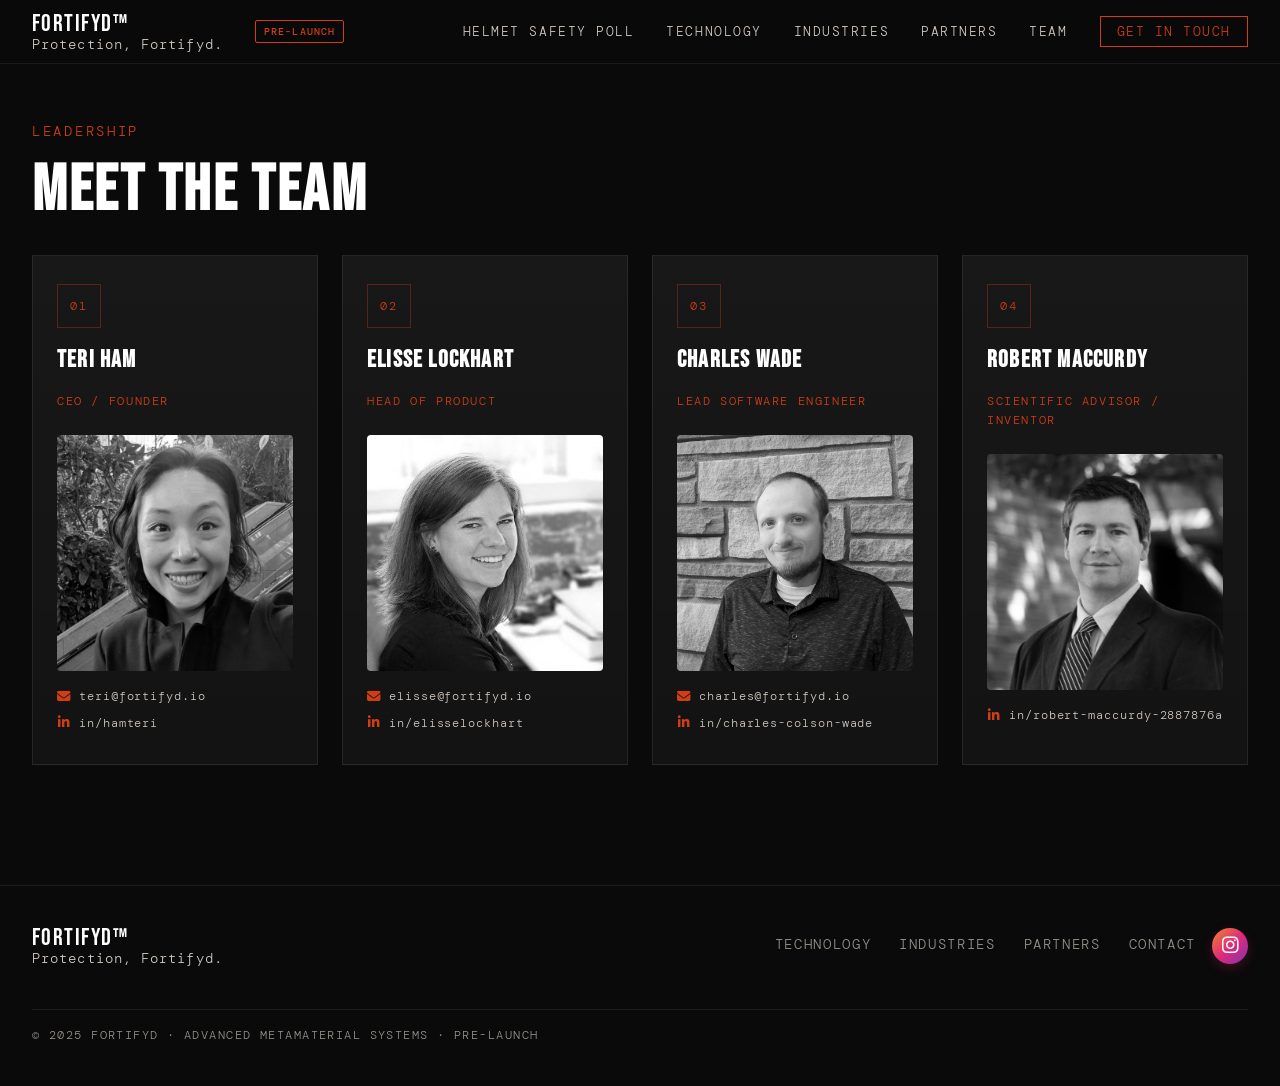
<file: team.html>
<!DOCTYPE html>
<html lang="en">
<head>
    <meta charset="UTF-8" />
    <meta name="viewport" content="width=device-width, initial-scale=1.0" />
    <title>FORTIFYD — Protection Engineered. From the Inside Out.</title>
    <link rel="preconnect" href="https://fonts.googleapis.com">
    <link rel="preconnect" href="https://fonts.gstatic.com" crossorigin>
    <link href="https://fonts.googleapis.com/css2?family=Bebas+Neue&family=DM+Mono:ital,wght@0,300;0,400;0,500;1,300&family=DM+Sans:ital,opsz,wght@0,9..40,300;0,9..40,400;0,9..40,500;1,9..40,300&display=swap" rel="stylesheet">
    <link rel="stylesheet" href="https://cdnjs.cloudflare.com/ajax/libs/font-awesome/6.5.2/css/all.min.css" />
    <link rel="stylesheet" href="css/style.css" />
</head>
<body>

<!-- NAV -->
<nav id="navbar">
    <div class="nav-inner">
        <a href="index.html" class="nav-logo">
            <span class="logo-text">FORTIFYD&trade;</span>
            <span class="logo-sub">Protection, Fortifyd.</span>
        </a>
        <div class="nav-badge">PRE-LAUNCH</div>
        <ul class="nav-links">
            <li><a href="https://fortifyd-helmet-poll.hamteri515866.chatgpt.site/" target="_blank">Helmet Safety Poll</a></li>
            <li><a href="index.html#technology">Technology</a></li>
            <li><a href="index.html#industries">Industries</a></li>
            <li><a href="index.html#partners">Partners</a></li>
            <li><a href="team.html">Team</a></li>
            <li><a href="index.html#contact" class="nav-cta">GET IN TOUCH</a></li>
        </ul>
        <button class="nav-hamburger" id="hamburger" aria-label="Toggle menu" aria-controls="mobileMenu" aria-expanded="false">
            <span></span><span></span><span></span>
        </button>
    </div>
    <div class="nav-mobile-menu" id="mobileMenu">
        <a href="https://fortifyd-helmet-poll.hamteri515866.chatgpt.site/" target="_blank">Helmet Safety Poll</a>
        <a href="index.html#technology">Technology</a>
        <a href="index.html#industries">Industries</a>
        <a href="index.html#partners">Partners</a>
        <a href="team.html">Team</a>
        <a href="index.html#contact">Get in Touch</a>
    </div>
</nav>

<!-- TEAM -->
<section id="team">
    <div class="section-inner">
        <div class="section-label">LEADERSHIP</div>
        <h2 class="section-title">MEET THE TEAM</h2>
        <p class="section-sub team-sub"></p>
        <div class="team-grid">
        <article class="team-card">
            <div class="team-mark">01</div>
            <h3>Teri Ham</h3>
            <div class="team-role">CEO / Founder</div>
            <div class="team-bio"><img class="photo" src="assets/fortifyd_teri_ham_1a.jpg" alt="Teri Ham"></div>
            <div class="team-contact">
                <a href="mailto:teri@fortifyd.io" class="contact-link" aria-label="Email Teri Ham">
                    <i class="fa-solid fa-envelope" aria-hidden="true"></i>
                    <span>teri@fortifyd.io</span>
                </a>
                <br>
                <a href="https://www.linkedin.com/in/hamteri/" class="contact-link" target="_blank" rel="noopener noreferrer" aria-label="LinkedIn profile for Teri Ham">
                    <i class="fa-brands fa-linkedin-in" aria-hidden="true"></i>
                    <span>in/hamteri</span>
                </a>
            </div>
        </article>
        <article class="team-card">
            <div class="team-mark">02</div>
            <h3>Elisse Lockhart</h3>
            <div class="team-role">Head of Product</div>
            <div class="team-bio"><img class="photo" src="assets/fortifyd_elisse_lockhart_1a.jpg" alt="Elisse Lockhart"></div>
            <div class="team-contact">
                <a href="mailto:elisse@fortifyd.io" class="contact-link" aria-label="Email Elisse Lockhart">
                    <i class="fa-solid fa-envelope" aria-hidden="true"></i>
                    <span>elisse@fortifyd.io</span>
                </a>
                <br>
                <a href="https://www.linkedin.com/in/elisselockhart" class="contact-link" target="_blank" rel="noopener noreferrer" aria-label="LinkedIn profile for Elisse Lockhart">
                    <i class="fa-brands fa-linkedin-in" aria-hidden="true"></i>
                    <span>in/elisselockhart</span>
                </a>
            </div>
        </article>
        <article class="team-card">
            <div class="team-mark">03</div>
            <h3>Charles Wade</h3>
            <div class="team-role">Lead Software Engineer</div>
            <div class="team-bio"><img class="photo" src="assets/fortifyd_charles_wade_1a.jpg" alt="Charles Wade"></div>
            <div class="team-contact">
                <a href="mailto:charles@fortifyd.io" class="contact-link" aria-label="Email Charles Wade">
                    <i class="fa-solid fa-envelope" aria-hidden="true"></i>
                    <span>charles@fortifyd.io</span>
                </a>
                <br>
                <a href="https://www.linkedin.com/in/charles-colson-wade/" class="contact-link" target="_blank" rel="noopener noreferrer" aria-label="LinkedIn profile for Charles Wade">
                    <i class="fa-brands fa-linkedin-in" aria-hidden="true"></i>
                    <span>in/charles-colson-wade</span>
                </a>
            </div>
        </article>
        <article class="team-card">
            <div class="team-mark">04</div>
            <h3>Robert MacCurdy</h3>
            <div class="team-role">Scientific Advisor / Inventor</div>
            <div class="team-bio"><img class="photo" src="assets/fortifyd_robert_maccurdy_1a.jpg" alt="Robert MacCurdy"></div>
            <div class="team-contact">
                <!--
                <a href="mailto:robert@fortifyd.io" class="contact-link" aria-label="Email Robert MacCurdy">
                    <i class="fa-solid fa-envelope" aria-hidden="true"></i>
                    <span>robert@fortifyd.io</span>
                </a>
                <br>
                -->
                <a href="https://www.linkedin.com/in/robert-maccurdy-2887876a/" class="contact-link" target="_blank" rel="noopener noreferrer" aria-label="LinkedIn profile for Robert MacCurdy">
                    <i class="fa-brands fa-linkedin-in" aria-hidden="true"></i>
                    <span>in/robert-maccurdy-2887876a</span>
                </a>
            </div>
        </article>
        </div>
    </div>
</section>

<!-- FOOTER -->
<footer>
    <div class="footer-inner">
        <div class="footer-logo">
            <span class="logo-text">FORTIFYD&trade;</span>
            <span class="logo-sub">Protection, Fortifyd.</span>
        </div>
            <div class="footer-links">
            <a href="index.html#technology">Technology</a>
            <a href="index.html#industries">Industries</a>
            <a href="index.html#partners">Partners</a>
            <a href="index.html#contact">Contact</a>
        </div>
        <div class="footer-socials" aria-label="Social links">
            <a href="https://www.instagram.com/fortifyd.io" target="_blank" rel="noopener noreferrer" aria-label="Instagram"><i class="fa-brands fa-instagram"></i></a>
        </div>
        <p class="footer-copy">© 2025 FORTIFYD · ADVANCED METAMATERIAL SYSTEMS · PRE-LAUNCH</p>
    </div>
</footer>

<script src="js/lattice.js"></script>
<script src="js/main.js"></script>
</body>
</html>
</file>
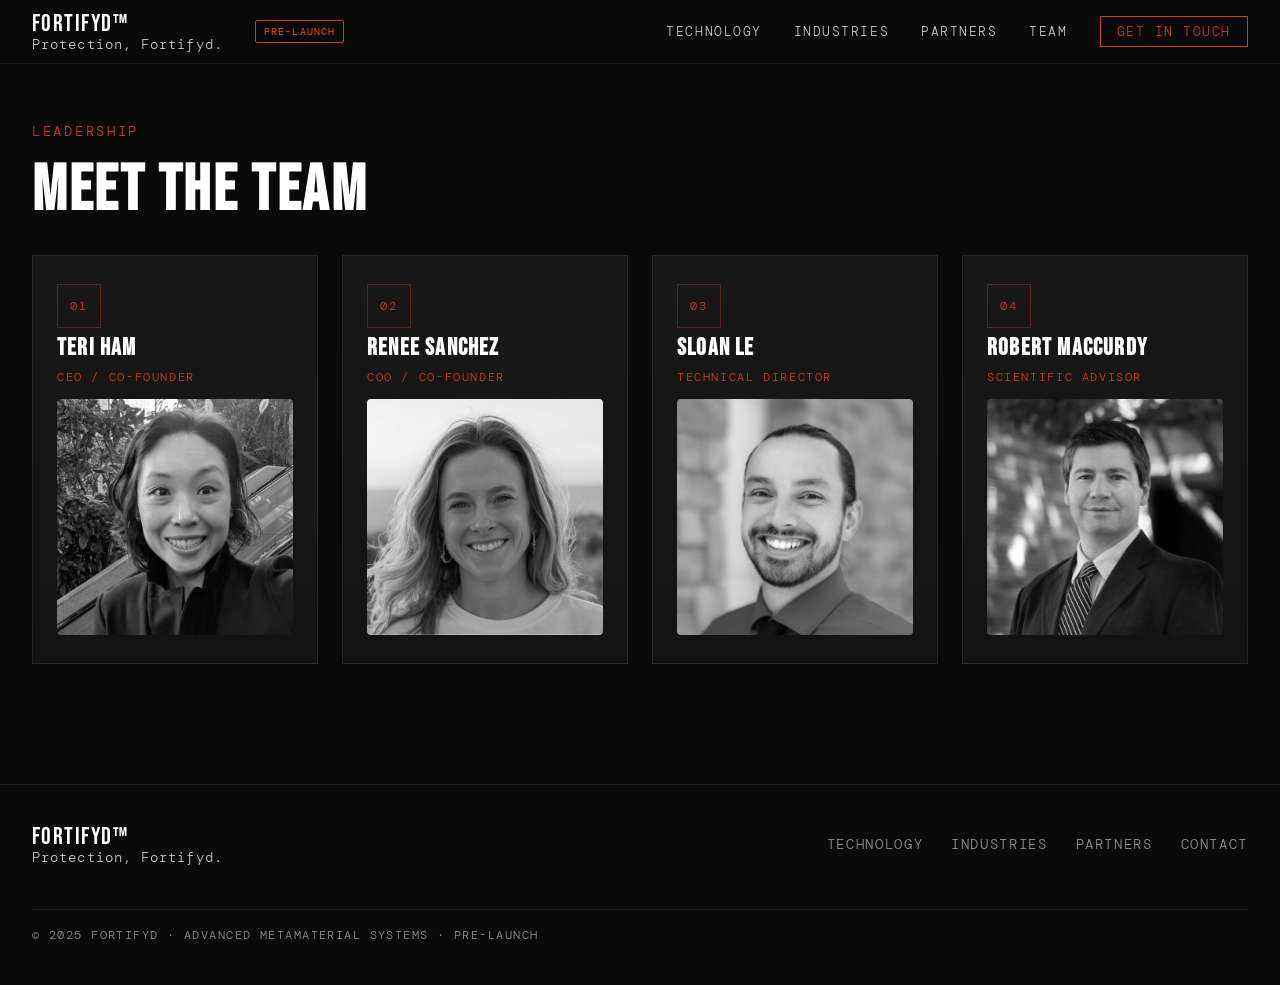
<file: team_old.html>
<!DOCTYPE html>
<html lang="en">
<head>
  <meta charset="UTF-8" />
  <meta name="viewport" content="width=device-width, initial-scale=1.0" />
  <title>FORTIFYD — Protection Engineered. From the Inside Out.</title>
  <link rel="preconnect" href="https://fonts.googleapis.com">
  <link rel="preconnect" href="https://fonts.gstatic.com" crossorigin>
  <link href="https://fonts.googleapis.com/css2?family=Bebas+Neue&family=DM+Mono:ital,wght@0,300;0,400;0,500;1,300&family=DM+Sans:ital,opsz,wght@0,9..40,300;0,9..40,400;0,9..40,500;1,9..40,300&display=swap" rel="stylesheet">
  <link rel="stylesheet" href="css/style.css" />
</head>
<body>

  <!-- NAV -->
  <nav id="navbar">
    <div class="nav-inner">
      <a href="index.html#hero" class="nav-logo">
        <span class="logo-text">FORTIFYD&trade;</span>
        <span class="logo-sub">Protection, Fortifyd.</span>
      </a>
      <div class="nav-badge">PRE-LAUNCH</div>
      <ul class="nav-links">
        <li><a href="index.html#technology">Technology</a></li>
        <li><a href="index.html#industries">Industries</a></li>
        <li><a href="index.html#partners">Partners</a></li>
        <li><a href="team.html">Team</a></li>
        <li><a href="index.html#contact" class="nav-cta">GET IN TOUCH</a></li>
      </ul>
      <button class="nav-hamburger" id="hamburger" aria-label="Toggle menu" aria-controls="mobileMenu" aria-expanded="false">
        <span></span><span></span><span></span>
      </button>
    </div>
    <div class="nav-mobile-menu" id="mobileMenu">
      <a href="index.html#technology">Technology</a>
      <a href="index.html#industries">Industries</a>
      <a href="index.html#partners">Partners</a>
      <a href="team.html">Team</a>
      <a href="index.html#contact">Get in Touch</a>
    </div>
  </nav>

<!-- TEAM -->
  <section id="team">
    <div class="section-inner">
      <div class="section-label">LEADERSHIP</div>
      <h2 class="section-title">MEET THE TEAM</h2>
      <p class="section-sub team-sub"></p>
      <div class="team-grid">
        <article class="team-card">
          <a href="https://www.linkedin.com/in/hamteri/" target="_blank">
            <div class="team-mark">01</div>
            <h3>Teri Ham</h3>
            <p class="team-role">CEO / Co-Founder</p>
            <p class="team-bio"><img class="photo" src="assets/fortifyd_teri_ham_1a.jpg" alt="Teri Ham"></p>
          </a>
        </article>
        <article class="team-card">
          <a href="https://www.linkedin.com/in/renee-kakareka/" target="_blank">
            <div class="team-mark">02</div>
            <h3>Renee Sanchez</h3>
            <p class="team-role">COO / Co-Founder</p>
            <p class="team-bio"><img class="photo" src="assets/fortifyd_renee_sanchez_1a.jpg" alt="Renee Sanchez"></p>
          </a>
        </article>
        <article class="team-card">
          <a href="https://www.linkedin.com/in/sloan-le/" target="_blank">
            <div class="team-mark">03</div>
            <h3>Sloan Le</h3>
            <p class="team-role">Technical Director</p>
            <p class="team-bio"><img class="photo" src="assets/fortifyd_sloan_le_1a.jpg" alt="Sloan Le"></p>
          </a>
        </article>
        <article class="team-card">
          <a href="https://www.linkedin.com/in/robert-maccurdy-2887876a/" target="_blank">
            <div class="team-mark">04</div>
            <h3>Robert MacCurdy</h3>
            <p class="team-role">Scientific Advisor</p>
            <p class="team-bio"><img class="photo" src="assets/fortifyd_robert_maccurdy_1a.jpg" alt="Robert MacCurdy"></p>
          </a>
        </article>
      </div>
    </div>
  </section>

    <!-- FOOTER -->
  <footer>
    <div class="footer-inner">
      <div class="footer-logo">
        <span class="logo-text">FORTIFYD&trade;</span>
        <span class="logo-sub">Protection, Fortifyd.</span>
      </div>
      <div class="footer-links">
        <a href="index.html#technology">Technology</a>
        <a href="index.html#industries">Industries</a>
        <a href="index.html#partners">Partners</a>
        <a href="index.html#contact">Contact</a>
      </div>
      <p class="footer-copy">© 2025 FORTIFYD · ADVANCED METAMATERIAL SYSTEMS · PRE-LAUNCH</p>
    </div>
  </footer>

  <script src="js/lattice.js"></script>
  <script src="js/main.js"></script>
</body>
</html>
</file>
<file: css/style.css>
/* =============================================
   FORTIFYD — style.css
   Aesthetic: Industrial-technical. Dark. Precise.
   Fonts: Bebas Neue (display) + DM Mono (labels) + DM Sans (body)
   Colors: near-black bg, orange-red accent, off-white text
============================================= */

:root {
  --bg:        #0a0a0a;
  --bg-2:      #111111;
  --bg-3:      #161616;
  --bg-card:   #131313;
  --accent:    #D13D15; /* saved: e84519 A23010 */
  --accent-2:  #ff6b35;
  --accent-dim: rgba(232,69,25,0.15);
  --text:      #ffffff;
  --text-dim:  #cfc7c0;
  --text-muted:#94908a;
  --border:    rgba(240,237,232,0.08);
  --border-accent: rgba(232,69,25,0.3);
  --mono:      'DM Mono', monospace;
  --sans:      'DM Sans', sans-serif;
  --display:   'Bebas Neue', sans-serif;
  --nav-h:     64px;
  --section-pad: 120px;
}

/* ---- RESET ---- */
*, *::before, *::after { box-sizing: border-box; margin: 0; padding: 0; }
html { scroll-behavior: smooth; font-size: 16px; }
body {
  background: var(--bg);
  color: var(--text);
  font-family: var(--sans);
  font-weight: 300;
  line-height: 1.65;
  overflow-x: hidden;
}
a { color: inherit; text-decoration: none; }
ul { list-style: none; }
img, svg { display: block; }
input, textarea, button { font-family: inherit; }

/* ---- SELECTION ---- */
::selection { background: var(--accent); color: #fff; }

/* =============================================
   NAV
============================================= */
#navbar {
  position: fixed;
  top: 0; left: 0; right: 0;
  z-index: 100;
  height: var(--nav-h);
  background: rgba(10,10,10,0.92);
  backdrop-filter: blur(16px);
  border-bottom: 1px solid var(--border);
  transition: border-color 0.3s;
}
#navbar.scrolled {
  border-color: var(--border-accent);
}
.nav-inner {
  max-width: 1280px;
  margin: 0 auto;
  height: 100%;
  padding: 0 32px;
  display: flex;
  align-items: center;
  gap: 32px;
}
.nav-logo {
  display: flex;
  flex-direction: column;
  gap: 0;
  line-height: 1;
  flex-shrink: 0;
}
.logo-text {
  font-family: var(--display);
  font-size: 1.5rem;
  letter-spacing: 0.06em;
  color: var(--text);
  line-height: 1;
}
.logo-sub {
  font-family: var(--mono);
  font-size: 0.85rem;
  color: var(--text-dim);
  letter-spacing: 0.08em;
  margin-top: 2px;
}
.nav-badge {
  font-family: var(--mono);
  font-size: 0.6rem;
  font-weight: 500;
  letter-spacing: 0.12em;
  color: var(--accent);
  border: 1px solid var(--accent);
  padding: 3px 8px;
  border-radius: 2px;
  flex-shrink: 0;
}
.nav-links {
  display: flex;
  align-items: center;
  gap: 32px;
  margin-left: auto;
}
.nav-links a {
  font-family: var(--mono);
  font-size: 0.8rem;
  letter-spacing: 0.12em;
  color: var(--text-dim);
  transition: color 0.2s;
  text-transform: uppercase;
}
.nav-links a:hover { color: var(--text); }
.nav-links .nav-cta {
  color: var(--accent);
  border: 1px solid var(--accent);
  padding: 6px 16px;
  transition: background 0.2s, color 0.2s;
}
.nav-links .nav-cta:hover {
  background: var(--accent);
  color: #fff;
}
.nav-hamburger {
  display: none;
  flex-direction: column;
  gap: 5px;
  background: none;
  border: none;
  cursor: pointer;
  padding: 4px;
  margin-left: auto;
}
.nav-hamburger span {
  width: 22px; height: 1.5px;
  background: var(--text);
  display: block;
  transition: transform 0.3s, opacity 0.3s;
}
.nav-mobile-menu {
  display: none;
  flex-direction: column;
  background: var(--bg-2);
  border-top: 1px solid var(--border);
  gap: 4px;
}
.nav-mobile-menu a {
  font-family: var(--mono);
  font-size: 0.75rem;
  letter-spacing: 0.12em;
  color: var(--text-dim);
  padding: 10px 0;
  border-bottom: 1px solid var(--border);
  text-transform: uppercase;
  transition: color 0.2s;
}
.nav-mobile-menu a:hover { color: var(--accent); }
.nav-mobile-menu .mobile-instagram-link {
  display: inline-flex;
  align-items: center;
  gap: 8px;
  color: #fff;
  background: linear-gradient(135deg, #feda75 0%, #fa7e1e 18%, #d62976 42%, #962fbf 68%, #4f5bd5 100%);
  -webkit-background-clip: text;
  background-clip: text;
  -webkit-text-fill-color: transparent;
  border: 1px solid rgba(255,255,255,0.12);
  padding: 8px 12px;
  border-radius: 999px;
  margin-top: 6px;
  width: fit-content;
}
.nav-mobile-menu .mobile-instagram-link i {
  background: linear-gradient(135deg, #feda75 0%, #fa7e1e 18%, #d62976 42%, #962fbf 68%, #4f5bd5 100%);
  -webkit-background-clip: text;
  background-clip: text;
  -webkit-text-fill-color: transparent;
}

/* =============================================
   HERO
============================================= */
#hero {
  min-height: 100vh;
  padding-top: var(--nav-h);
  position: relative;
  display: flex;
  align-items: center;
  overflow: hidden;
  background: linear-gradient(135deg, #1a0800 0%, #0a0a0a 60%);
}
.hero-bg-lattice {
  position: absolute;
  inset: 0;
  opacity: 0.12;
  pointer-events: none;
}
.hero-bg-lattice svg { width: 100%; height: 100%; }
.hero-overlay {
  position: absolute;
  inset: 0;
  background: radial-gradient(ellipse at 30% 60%, rgba(232,69,25,0.08) 0%, transparent 70%);
  pointer-events: none;
}
.hero-content {
  position: relative;
  z-index: 2;
  max-width: 1280px;
  margin: 0 auto;
  padding: 80px 32px;
  width: 100%;
}
.hero-eyebrow {
  font-family: var(--mono);
  font-size: 1rem;
  letter-spacing: 0.16em;
  color: var(--accent);
  margin-bottom: 24px;
  opacity: 0;
  animation: fadeUp 0.8s 0.2s forwards;
}
.hero-headline {
  font-family: var(--display);
  font-size: clamp(3.5rem, 8vw, 7.5rem);
  line-height: 0.95;
  letter-spacing: 0.02em;
  color: var(--text);
  max-width: 700px;
}
.hero-headline .line1 { display: block; opacity: 0; animation: fadeUp 0.8s 0.4s forwards; }
.hero-headline .line2 { display: block; color: var(--accent); opacity: 0; animation: fadeUp 0.8s 0.55s forwards; }
.hero-headline .line3 { display: block; opacity: 0; animation: fadeUp 0.8s 0.7s forwards; font-size: clamp(2rem, 4.5vw, 4.2rem); }
.hero-actions {
  display: grid;
  grid-template-columns: repeat(2, minmax(0, max-content));
  gap: 16px;
  margin-top: 40px;
  opacity: 0;
  animation: fadeUp 0.8s 0.9s forwards;
}
.hero-actions > a:nth-child(3) {
  grid-column: 1 / -1;
  justify-self: start;
}
.hero-lattice-visual {
  position: absolute;
  right: 5%;
  top: 50%;
  transform: translateY(-50%);
  width: clamp(260px, 35vw, 480px);
  opacity: 0;
  animation: fadeIn 1.2s 1s forwards;
}
.hero-lattice-visual svg { width: 100%; height: auto; }
.lattice-label {
  font-family: var(--mono);
  font-size: 0.75rem;
  letter-spacing: 0.18em;
  color: var(--text-muted);
  text-align: center;
  margin-top: 12px;
}

/* =============================================
   BUTTONS
============================================= */
.btn {
  display: inline-flex;
  align-items: center;
  justify-content: center;
  font-family: var(--mono);
  font-size: 0.8rem;
  letter-spacing: 0.14em;
  padding: 14px 28px;
  border: 1.5px solid transparent;
  cursor: pointer;
  transition: all 0.22s ease;
  text-transform: uppercase;
  font-weight: 500;
}
.btn-primary {
  background: var(--accent);
  color: #fff;
  border-color: var(--accent);
}
.btn-primary:hover {
  background: var(--accent-2);
  border-color: var(--accent-2);
  transform: translateY(-1px);
}
.btn-ghost {
  background: transparent;
  color: var(--text);
  border-color: rgba(240,237,232,0.4);
}
.btn-ghost:hover {
  border-color: var(--text);
  transform: translateY(-1px);
}
.btn-full { width: 100%; }

/* =============================================
   TICKER BANNER
============================================= */
.ticker-wrap {
  background: var(--bg-2);
  border-top: 1px solid var(--border);
  border-bottom: 1px solid var(--border);
  overflow: hidden;
  padding: 14px 0;
  white-space: nowrap;
}
.ticker-track {
  display: inline-flex;
  gap: 0;
  animation: ticker 40s linear infinite;
}
.ticker-item {
  display: inline-flex;
  align-items: center;
  gap: 12px;
  padding: 0 40px;
  font-family: var(--mono);
  font-size: 0.85rem;
  letter-spacing: 0.14em;
  color: var(--text-dim);
  text-transform: uppercase;
}
.ticker-item .ticker-dot {
  width: 4px; height: 4px;
  background: var(--accent);
  border-radius: 50%;
  flex-shrink: 0;
}
.ticker-item .ticker-highlight { color: var(--accent); }

/* =============================================
   STAT BAR
============================================= */
.stat-bar {
  background: #0d0d0d;
  border-bottom: 1px solid var(--border);
  padding: 40px 32px;
}
.stat-bar-inner {
  max-width: 1280px;
  margin: 0 auto;
  display: flex;
  align-items: baseline;
  justify-content: center;
  gap: 20px;
  flex-wrap: wrap;
  text-align: center;
}
.stat-number {
  font-family: var(--display);
  font-size: clamp(2.5rem, 6vw, 5rem);
  color: var(--text);
  line-height: 1;
}
.stat-number em {
  font-style: normal;
  color: var(--accent);
}
.stat-label {
  font-family: var(--mono);
  font-size: 0.8rem;
  letter-spacing: 0.1em;
  color: var(--text-dim);
  line-height: 1.5;
}

/* =============================================
   SECTIONS — SHARED
============================================= */
section {
  padding: var(--section-pad) 0;
  position: relative;
}
.section-inner {
  max-width: 1280px;
  margin: 0 auto;
  padding: 0 32px;
}
.section-label {
  font-family: var(--mono);
  font-size: 0.85rem;
  letter-spacing: 0.2em;
  color: var(--accent);
  margin-bottom: 12px;
}
.section-title {
  font-family: var(--display);
  font-size: clamp(2.4rem, 5vw, 4.5rem);
  letter-spacing: 0.04em;
  line-height: 1;
  color: var(--text);
  margin-top: 16px;
  margin-bottom: 16px;
}
.section-sub {
  font-family: var(--sans);
  font-size: 1.15rem;
  font-weight: 400;
  color: var(--text);
  margin-bottom: 32px;
}

/* =============================================
   TECHNOLOGY
============================================= */
#technology {
  background: var(--bg-2);
  border-top: 1px solid var(--border);
  border-bottom: 1px solid var(--border);
}
.tech-grid {
  display: grid;
  grid-template-columns: 1fr 1fr;
  gap: 80px;
  align-items: center;
  margin-bottom: 80px;
}
.tech-text p {
  color: var(--text-dim);
  font-size: 1rem;
  margin-bottom: 20px;
  max-width: 480px;
}
.tech-italic {
  font-style: italic;
  color: var(--text) !important;
  font-size: 1.05rem !important;
  border-left: 2px solid var(--accent);
  padding-left: 16px !important;
  margin-left: -18px;
}
.tech-credentials {
  margin-top: 36px;
  display: flex;
  flex-direction: column;
  gap: 10px;
}
.cred {
  font-family: var(--mono);
  font-size: 0.85rem;
  letter-spacing: 0.1em;
  color: var(--text-dim);
  display: flex;
  align-items: center;
  gap: 10px;
}
.cred-dot {
  width: 5px; height: 5px;
  background: var(--accent);
  border-radius: 50%;
  flex-shrink: 0;
}
.cred form {
    margin-top: 16px;
}
.tech-visual {
  display: flex;
  justify-content: center;
}
.tech-diagram-wrap {
  position: relative;
  width: 100%;
  max-width: 380px;
}
.tech-diagram-wrap svg { width: 100%; height: auto; }
.diagram-caption {
  font-family: var(--mono);
  font-size: 0.75rem;
  letter-spacing: 0.16em;
  color: var(--text-muted);
  text-align: center;
  margin-top: 12px;
}

/* Feature Cards */
.feature-cards {
  display: grid;
  grid-template-columns: repeat(4, 1fr);
  gap: 1px;
  background: var(--border);
  border: 1px solid var(--border);
  margin-bottom: 64px;
}
.feature-card {
  background: var(--bg-card);
  padding: 32px 24px;
  transition: background 0.2s;
  position: relative;
  overflow: hidden;
}
.feature-card::after {
  content: '';
  position: absolute;
  bottom: 0; left: 0; right: 0;
  height: 2px;
  background: var(--accent);
  transform: scaleX(0);
  transform-origin: left;
  transition: transform 0.3s;
}
.feature-card:hover { background: #1a1a1a; }
.feature-card:hover::after { transform: scaleX(1); }
.feature-icon {
  width: 48px; height: 48px;
  color: var(--accent);
  margin-bottom: 20px;
}
.feature-icon svg { width: 100%; height: 100%; }
.feature-card h3 {
  font-family: var(--mono);
  font-size: 1rem;
  letter-spacing: 0.12em;
  text-transform: uppercase;
  color: var(--text);
  margin-bottom: 12px;
}
.feature-card p {
  font-size: 1rem;
  color: var(--text-dim);
  line-height: 1.6;
}

/* =============================================
   INDUSTRIES
============================================= */
#industries { background: var(--bg); }
.industries-sub { margin-bottom: 8px; }
.industries-desc {
  font-family: var(--mono);
  font-size: 0.8rem;
  letter-spacing: 0.1em;
  color: var(--text-dim);
  margin-bottom: 56px;
}
.industry-grid {
  display: grid;
  grid-template-columns: repeat(2, 1fr);
  gap: 24px;
  margin-bottom: 40px;
}
.industry-card {
  background: var(--bg-card);
  border: 1px solid var(--border);
  padding: 36px 32px;
  display: grid;
  grid-template-columns: 88px 1fr;
  gap: 28px;
  align-items: start;
  position: relative;
  overflow: hidden;
  transition: border-color 0.25s, transform 0.25s;
}
.industry-card:hover {
  border-color: var(--border-accent);
  transform: translateY(-2px);
}
.industry-icon {
  width: 80px; height: 80px;
  color: var(--accent);
  opacity: 0.8;
  flex-shrink: 0;
}
.industry-icon svg { width: 100%; height: 100%; }
.industry-card-body h3 {
  font-family: var(--display);
  font-size: 1.4rem;
  letter-spacing: 0.06em;
  color: var(--text);
  margin-bottom: 6px;
}
.industry-tags {
  font-family: var(--mono);
  font-size: 0.9em;
  letter-spacing: 0.12em;
  color: var(--accent);
  margin-bottom: 12px;
}
.industry-card-body p {
  color: var(--text-dim);
  line-height: 1.65;
}
.industry-tags a {
  color: var(--accent-2);
  text-decoration: underline;
  text-underline-offset: 3px;
}
.industry-tags a:hover,
.industry-tags a:focus-visible {
  color: var(--text);
  text-decoration-color: var(--text);
}
.industry-card-accent {
  position: absolute;
  top: 0; left: 0;
  width: 3px;
  height: 0;
  background: var(--accent);
  transition: height 0.3s ease;
}
.industry-card:hover .industry-card-accent { height: 100%; }

/* =============================================
   PARTNERS
============================================= */
#partners {
  background: var(--bg-2);
  border-top: 1px solid var(--border);
  border-bottom: 1px solid var(--border);
}
.partners-grid {
  display: grid;
  grid-template-columns: 1fr 1fr;
  gap: 80px;
  align-items: center;
  margin-top: 40px;
}
.partners-text p {
  font-size: 1rem;
  color: var(--text-dim);
  margin-bottom: 32px;
  max-width: 480px;
}
.looking-for-title {
  font-family: var(--mono);
  font-size: 0.85rem;
  letter-spacing: 0.16em;
  color: var(--text-dim);
  margin-bottom: 16px;
}
.looking-for-list {
  display: flex;
  flex-direction: column;
  gap: 12px;
}
.looking-for-list li {
  font-size: 1rem;
  color: var(--text-dim);
  padding-left: 20px;
  position: relative;
  line-height: 1.6;
}
.looking-for-list li::before {
  content: '';
  position: absolute;
  left: 0; top: 10px;
  width: 8px; height: 1px;
  background: var(--accent);
}
.partners-visual {
  display: flex;
  justify-content: center;
}
.partners-visual svg { width: 100%; max-width: 300px; height: auto; }

/* =============================================
   CONTACT
============================================= */
#contact { background: var(--bg-3); }
.contact-inner {
  display: grid;
  grid-template-columns: 1fr 1fr;
  gap: 80px;
  align-items: start;
}
.contact-title {
  font-size: clamp(2.8rem, 5vw, 5rem) !important;
  margin-bottom: 0 !important;
}
.contact-desc {
  font-size: 1rem;
  color: var(--text-dim);
  margin-bottom: 28px;
}
.contact-field {
  margin-bottom: 16px;
}
.contact-field input,
.contact-field textarea {
  width: 100%;
  background: var(--bg-2);
  border: 1px solid var(--border);
  color: var(--text);
  padding: 14px 16px;
  font-family: var(--mono);
  font-size: 0.75rem;
  letter-spacing: 0.06em;
  outline: none;
  resize: vertical;
  transition: border-color 0.2s;
}
.contact-field input::placeholder,
.contact-field textarea::placeholder {
  color: var(--text-muted);
}
.contact-field input:focus,
.contact-field textarea:focus {
  border-color: var(--accent);
}
.contact-confirm {
  display: none;
  font-family: var(--mono);
  font-size: 0.68rem;
  letter-spacing: 0.1em;
  color: var(--accent);
  margin-top: 16px;
  padding: 12px 16px;
  border: 1px solid var(--border-accent);
  background: var(--accent-dim);
}
.contact-confirm.visible { display: block; }

/* =============================================
   TEAM
============================================= */
#team {
  background: var(--bg);
  border-top: 1px solid var(--border);
}
.team-sub {
  max-width: 640px;
  color: var(--text-dim);
}
.team-grid {
  display: grid;
  grid-template-columns: repeat(4, 1fr);
  gap: 24px;
}
.team-card {
  background: linear-gradient(180deg, rgba(255,255,255,0.02) 0%, rgba(255,255,255,0) 100%), var(--bg-card);
  border: 1px solid var(--border);
  padding: 28px 24px;
  min-height: 280px;
  display: flex;
  flex-direction: column;
  gap: 12px;
  position: relative;
  overflow: hidden;
  transition: transform 0.25s ease, border-color 0.25s ease, background 0.25s ease;
}
.team-card::after {
  content: '';
  position: absolute;
  inset: auto 0 0 0;
  height: 2px;
  background: linear-gradient(90deg, var(--accent), transparent);
  transform: scaleX(0);
  transform-origin: left;
  transition: transform 0.25s ease;
}
.team-card:hover {
  transform: translateY(-2px);
  border-color: var(--border-accent);
  background: linear-gradient(180deg, rgba(232,69,25,0.08) 0%, rgba(255,255,255,0) 100%), #171717;
}
.team-card:hover::after {
  transform: scaleX(1);
}
.team-mark {
  width: 44px;
  height: 44px;
  display: inline-flex;
  align-items: center;
  justify-content: center;
  border: 1px solid var(--border-accent);
  color: var(--accent);
  font-family: var(--mono);
  font-size: 0.78rem;
  letter-spacing: 0.14em;
}
.team-card h3 {
  font-family: var(--display);
  font-size: 1.5rem;
  letter-spacing: 0.05em;
  color: var(--text);
}
.team-role {
  font-family: var(--mono);
  font-size: 0.72rem;
  letter-spacing: 0.14em;
  color: var(--accent);
  text-transform: uppercase;
}
.team-bio {
  color: var(--text-dim);
  font-size: 0.98rem;
  line-height: 1.7;
}
.team-contact {
  margin: 0;
}
.team-contact + .team-contact {
  margin-top: 0;
  margin-bottom: 0;
}
.contact-link {
  display: inline-flex;
  align-items: center;
  gap: 8px;
  font-family: var(--mono);
  font-size: 0.72rem;
  letter-spacing: 0.08em;
  color: var(--text-dim);
  transition: color 0.2s ease, transform 0.2s ease;
}
.contact-link:hover {
  color: var(--accent);
}
.contact-link i {
  color: var(--accent);
  font-size: 0.84rem;
  width: 14px;
  text-align: center;
  flex-shrink: 0;
}
.contact-link span {
  white-space: nowrap;
}
.photo {
    width: 100%;
    height: auto;
    border-radius: 4px;
    margin-top: 12px;    
}

/* =============================================
   FOOTER
============================================= */
footer {
  background: var(--bg);
  border-top: 1px solid var(--border);
  padding: 40px 0;
}
.footer-inner {
  max-width: 1280px;
  margin: 0 auto;
  padding: 0 32px;
  display: flex;
  align-items: center;
  gap: 32px;
  flex-wrap: wrap;
}
.footer-logo {
  display: flex;
  flex-direction: column;
  line-height: 1;
}
.footer-links {
  display: flex;
  gap: 28px;
  margin-left: auto;
  flex-wrap: wrap;
}
.footer-links a {
  font-family: var(--mono);
  font-size: 0.85rem;
  letter-spacing: 0.12em;
  color: var(--text-muted);
  text-transform: uppercase;
  transition: color 0.2s;
}
.footer-links a:hover { color: var(--accent); }
.footer-socials {
  display: flex;
  align-items: center;
  justify-content: center;
  margin-left: -16px;
}
.footer-socials a {
  display: inline-flex;
  align-items: center;
  justify-content: center;
  width: 2.25rem;
  height: 2.25rem;
  border-radius: 50%;
  background: linear-gradient(135deg, #f58529 0%, #dd2a7b 52%, #8134af 100%);
  color: #ffffff;
  box-shadow: 0 4px 12px rgba(221, 42, 123, 0.22);
  transition: transform 0.2s ease, box-shadow 0.2s ease;
}
.footer-socials a:hover {
  transform: translateY(-1px);
  box-shadow: 0 6px 14px rgba(221, 42, 123, 0.32);
}
.footer-socials i {
  font-size: 1.2rem;
  line-height: 1;
}
.footer-copy {
  width: 100%;
  font-family: var(--mono);
  font-size: 0.75rem;
  letter-spacing: 0.12em;
  color: var(--text-muted);
  margin-top: 12px;
  border-top: 1px solid var(--border);
  padding-top: 16px;
}

/* =============================================
   ANIMATIONS
============================================= */
@keyframes fadeUp {
  from { opacity: 0; transform: translateY(24px); }
  to   { opacity: 1; transform: translateY(0); }
}
@keyframes fadeIn {
  from { opacity: 0; }
  to   { opacity: 1; }
}
@keyframes ticker {
  from { transform: translateX(0); }
  to   { transform: translateX(-50%); }
}
@keyframes rotateSlow {
  from { transform: rotate(0deg); }
  to   { transform: rotate(360deg); }
}
@keyframes latticeGlow {
  0%   { opacity: 0.3; }
  50%  { opacity: 0.7; }
  100% { opacity: 0.3; }
}

/* Scroll-triggered reveal */
.reveal {
  opacity: 0;
  transform: translateY(30px);
  transition: opacity 0.7s ease, transform 0.7s ease;
}
.reveal.visible {
  opacity: 1;
  transform: none;
}

/* =============================================
   RESPONSIVE
============================================= */
@media (max-width: 1200px) {
  .nav-links li:has(> .nav-cta) {
    display: none;
  }
}
@media (max-width: 1024px) {
  .tech-grid { grid-template-columns: 1fr; gap: 48px; }
  .partners-grid { grid-template-columns: 1fr; gap: 48px; }
  .contact-inner { grid-template-columns: 1fr; gap: 48px; }
  .feature-cards { grid-template-columns: repeat(2, 1fr); }
  .team-grid { grid-template-columns: repeat(2, 1fr); }
  .hero-lattice-visual { display: none; }
}
@media (max-width: 1200px) { /* previously 768px*/
  :root { --section-pad: 72px; }
  .nav-links { display: none; }
  .nav-hamburger { display: flex; }
  .nav-mobile-menu {
    display: flex;
    max-height: 0;
    overflow: hidden;
    opacity: 0;
    pointer-events: none;
    padding: 0 16px;
    transition: max-height 0.28s ease, opacity 0.2s ease, padding 0.28s ease;
  }
  .nav-mobile-menu.open {
    max-height: 320px;
    opacity: 1;
    pointer-events: auto;
    padding: 16px 16px 24px;
  }
  .industry-grid { grid-template-columns: 1fr; }
  .feature-cards { grid-template-columns: 1fr; }
  .team-grid { grid-template-columns: 1fr; }
  .industry-card { grid-template-columns: 64px 1fr; gap: 16px; }
  .industry-icon { width: 60px; height: 60px; }
  .footer-inner { flex-direction: column; align-items: flex-start; gap: 20px; }
  .footer-links { margin-left: 0; }
  .footer-socials { margin-left: 0; }
  .stat-bar-inner { flex-direction: column; align-items: center; gap: 8px; }
}
@media (min-width: 640px) and (max-width: 1200px) {
  .nav-mobile-menu a[href="https://fortifyd-helmet-poll.hamteri515866.chatgpt.site/"] {
    display: none;
  }
  .nav-links {
    display: flex;
  }
  .nav-links > li:not(.nav-poll) {
    display: none;
  }
  .nav-links .nav-poll {
    display: list-item;
    white-space: nowrap;
  }
  .nav-hamburger {
    margin-left: 0;
  }
}
@media (max-width: 480px) {
  .logo-sub { font-size: 0.7rem; }
  .nav-inner { gap: 16px; }
  .hero-actions { grid-template-columns: 1fr; }
  .btn { width: 100%; }
  .contact-inner { gap: 32px; }
}
@media (max-width: 360px) {
  .logo-sub { display: none; }
}
</file>
